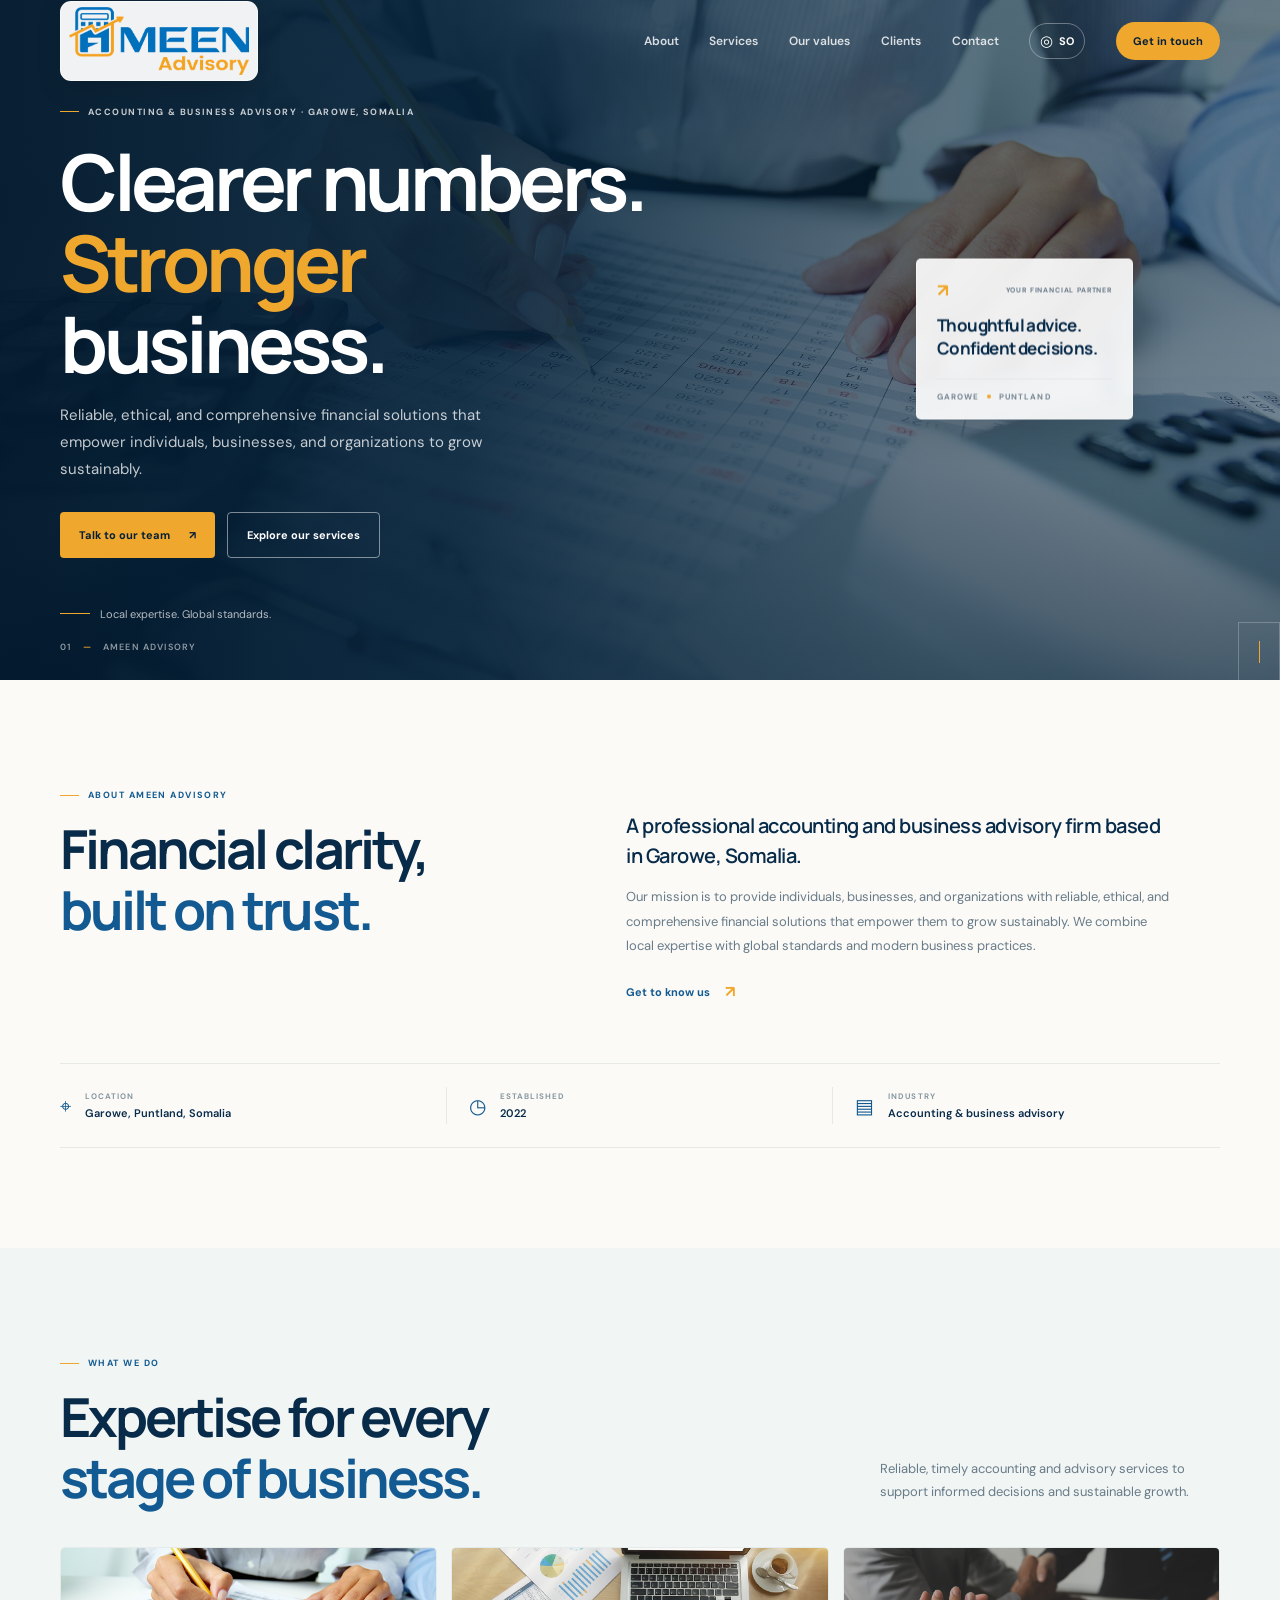
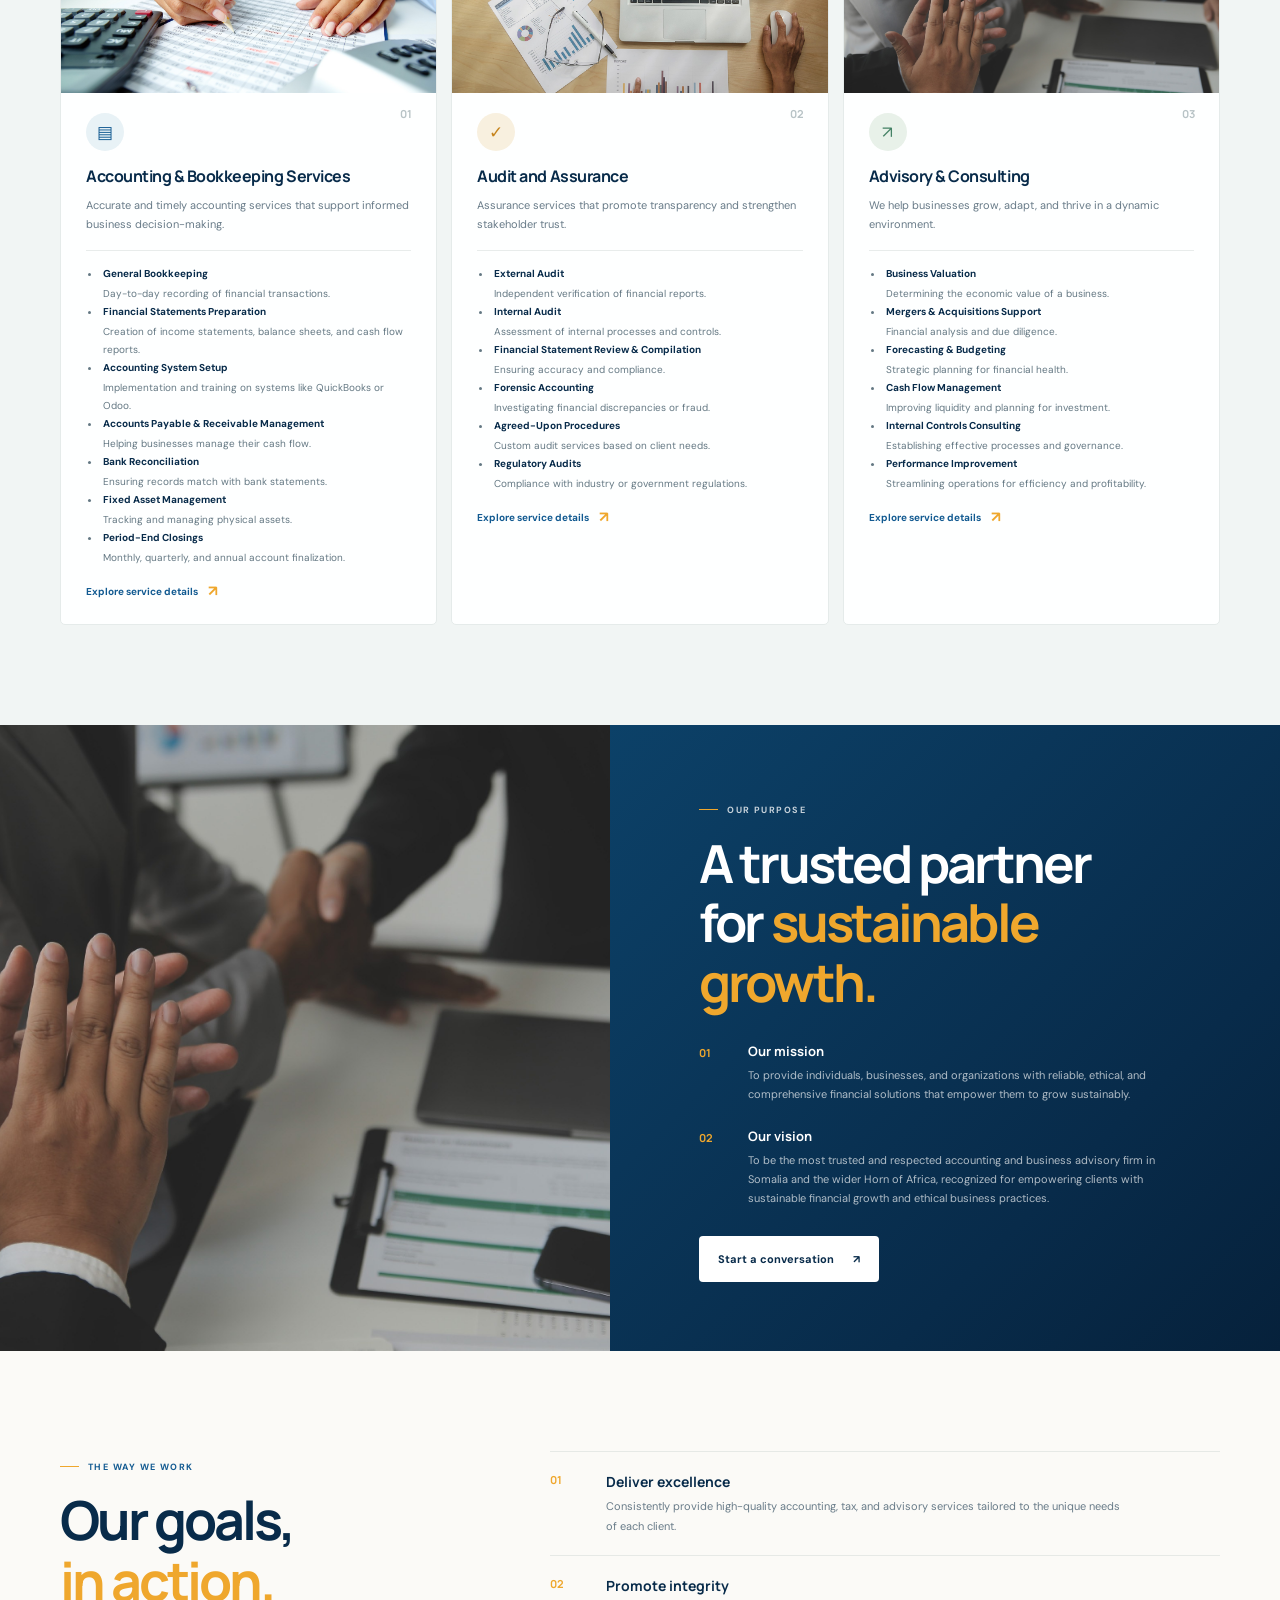
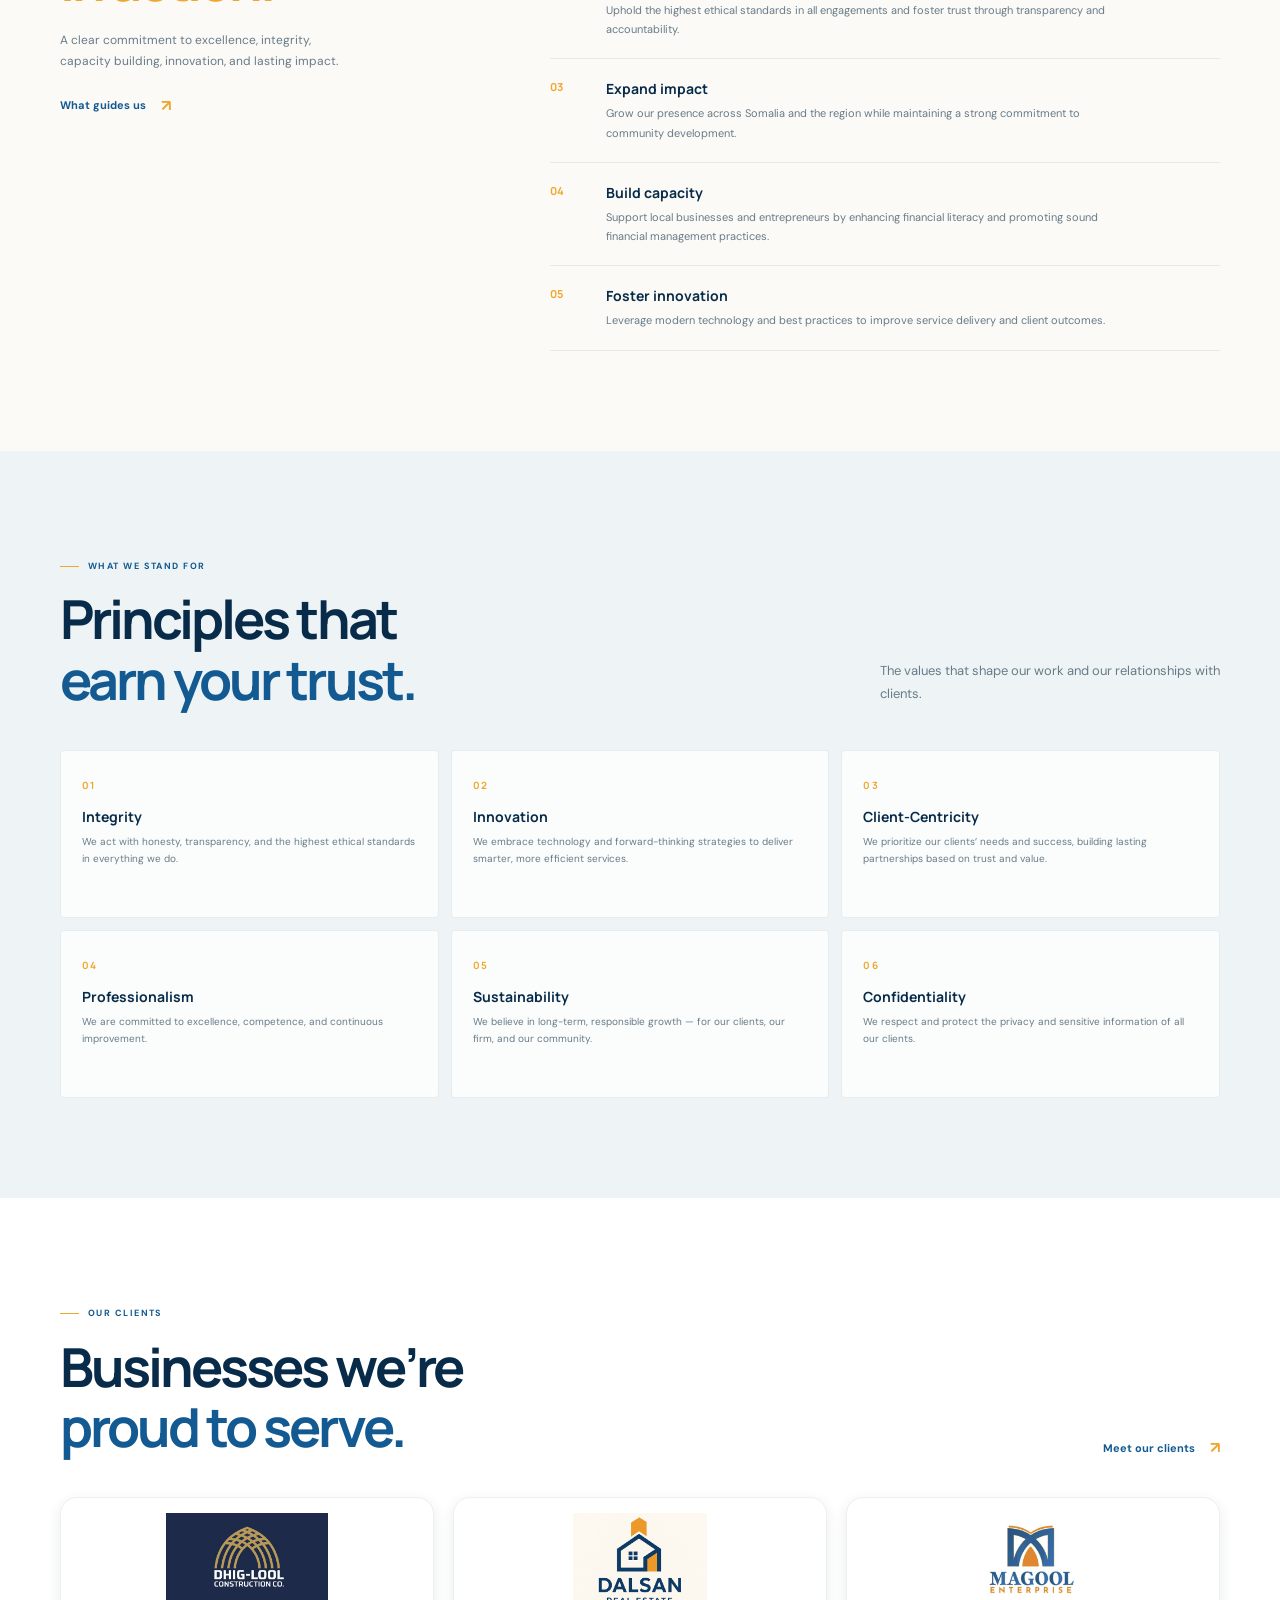
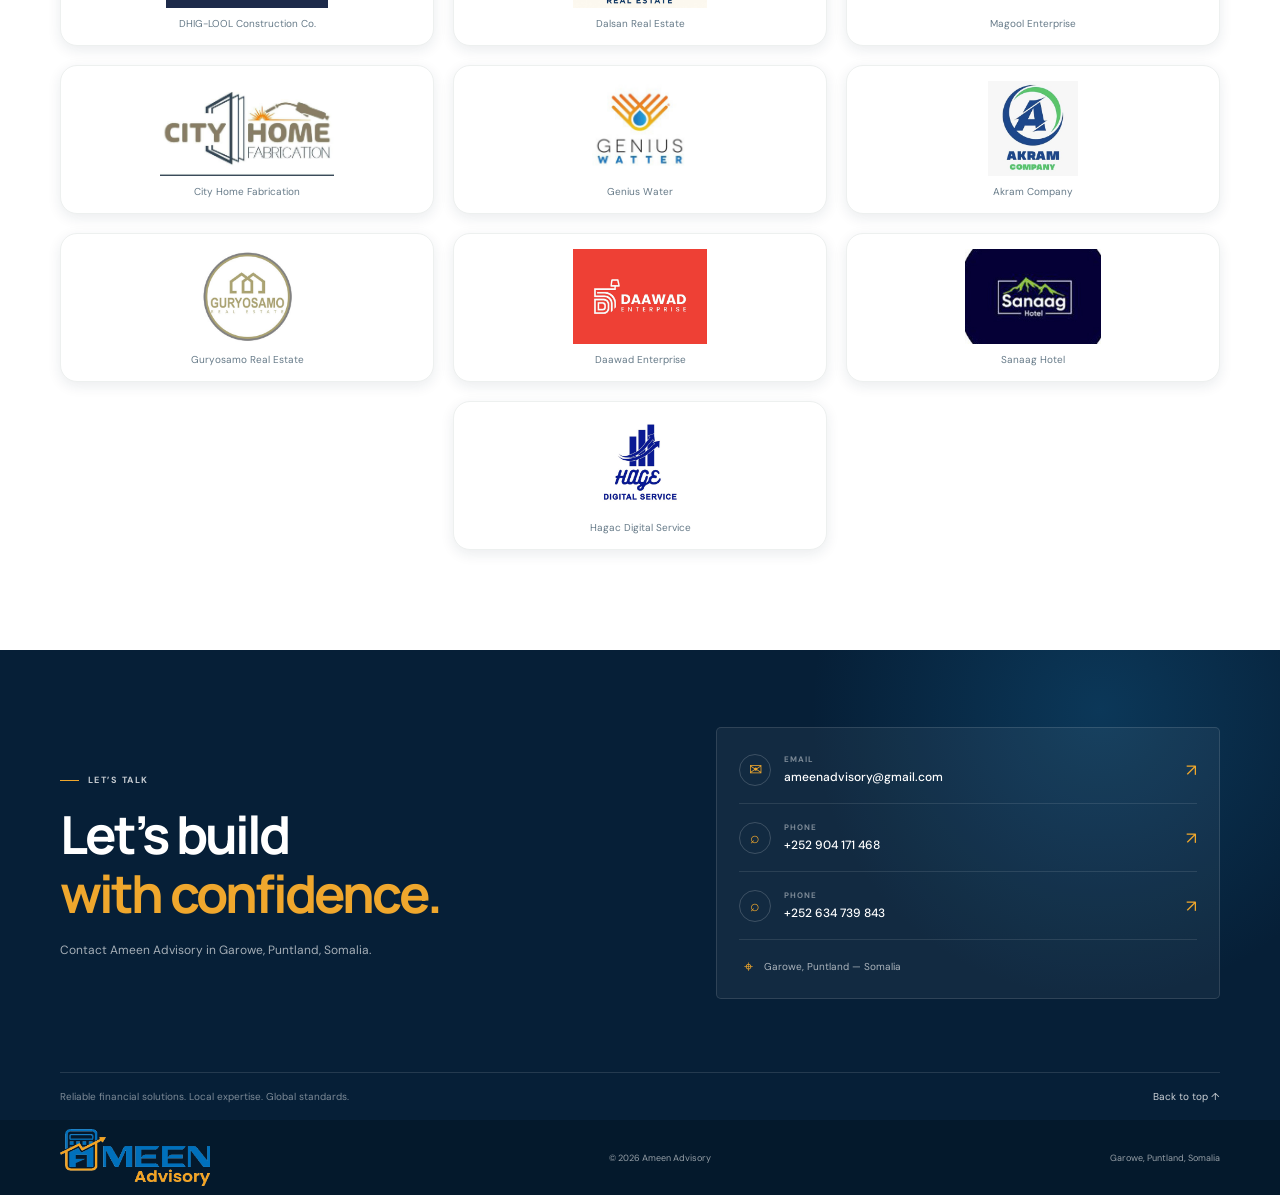
<file: index.html>
<!doctype html>
<html lang="en">
<head>
  <meta charset="utf-8">
  <meta name="viewport" content="width=device-width, initial-scale=1">
  <meta name="theme-color" content="#082b4a">
  <meta id="meta-description" name="description" content="Ameen Advisory provides accounting, audit, and business advisory services in Garowe, Puntland, Somalia.">
  <title>Ameen Advisory — Accounting &amp; Business Advisory</title>
  <link rel="preconnect" href="https://fonts.googleapis.com">
  <link rel="preconnect" href="https://fonts.gstatic.com" crossorigin>
  <link href="https://fonts.googleapis.com/css2?family=DM+Sans:wght@400;500;600;700&family=Manrope:wght@400;500;600;700;800&display=swap" rel="stylesheet">
  <link rel="stylesheet" href="styles.css">
  <script src="app.js" defer></script>
</head>
<body>
  <a class="skip-link" href="#main" data-i18n="skip">Skip to content</a>
  <header class="site-header" id="top">
    <div class="header-inner shell">
      <a class="brand" href="index.html" aria-label="Ameen Advisory home" data-i18n-aria="brandHome"><img src="assets/ameen-logo.png" alt="" width="180" height="57"></a>
      <button class="menu-toggle" type="button" aria-label="Open menu" aria-expanded="false" aria-controls="primary-nav"><span></span><span></span></button>
      <nav class="primary-nav" id="primary-nav" aria-label="Main navigation" data-i18n-aria="navAria">
        <a href="about.html" data-i18n="navAbout">About</a>
        <a href="services.html" data-i18n="navServices">Services</a>
        <a href="values.html" data-i18n="navValues">Our values</a>
        <a href="clients.html" data-i18n="navClients">Clients</a>
        <a href="contact.html" data-i18n="navContact">Contact</a>
        <button class="language-toggle" type="button" aria-label="Switch language to Somali"><span class="language-globe" aria-hidden="true">◎</span><span class="language-label">SO</span></button>
        <a class="nav-cta" href="contact.html" data-i18n="navCta">Get in touch <span aria-hidden="true">↗</span></a>
      </nav>
    </div>
  </header>

  <main id="main">
    <section class="hero" aria-labelledby="hero-title">
      <div class="hero-image" aria-hidden="true"></div>
      <div class="hero-shade" aria-hidden="true"></div>
      <div class="hero-content shell">
        <div class="hero-copy">
          <span class="eyebrow hero-eyebrow"><span></span><span data-i18n="heroEyebrow">ACCOUNTING &amp; BUSINESS ADVISORY · GAROWE, SOMALIA</span></span>
          <h1 id="hero-title" data-i18n="heroTitle">Clearer numbers.<br><em>Stronger</em> business.</h1>
          <p class="hero-description" data-i18n="heroDescription">Reliable, ethical, and comprehensive financial solutions to help individuals, businesses, and organizations grow sustainably.</p>
          <div class="hero-actions">
            <a class="button button-primary" href="#contact"><span data-i18n="heroCta">Talk to our team</span><span aria-hidden="true">↗</span></a>
            <a class="button button-outline" href="#services" data-i18n="heroSecondary">Explore our services</a>
          </div>
          <div class="hero-note"><span class="note-line"></span><span data-i18n="heroNote">Local expertise. Global standards.</span></div>
        </div>
        <div class="hero-card" aria-label="Company profile" data-i18n-aria="profileAria">
          <div class="hero-card-top"><span class="mini-icon" aria-hidden="true">↗</span><span data-i18n="cardLabel">YOUR FINANCIAL PARTNER</span></div>
          <strong data-i18n="cardTitle">Thoughtful advice.<br>Confident decisions.</strong>
          <div class="hero-card-bottom"><span>GAROWE</span><span class="card-dot"></span><span>PUNTLAND</span></div>
        </div>
        <div class="hero-index" aria-hidden="true">01 <span>—</span> AMEEN ADVISORY</div>
      </div>
      <a class="scroll-cue" href="#about" aria-label="Scroll to About" data-i18n-aria="scrollAria"><span></span></a>
    </section>

    <section class="intro-section section-pad" id="about">
      <div class="shell intro-grid">
        <div class="section-heading">
          <span class="eyebrow"><span></span><span data-i18n="aboutEyebrow">ABOUT AMEEN ADVISORY</span></span>
          <h2 data-i18n="aboutTitle">Financial clarity,<br><em>built on trust.</em></h2>
        </div>
        <div class="intro-copy">
          <p class="intro-lead" data-i18n="aboutLead">A professional accounting and business advisory firm based in Garowe, Somalia.</p>
          <p class="body-copy" data-i18n="aboutBody">Our mission is to provide individuals, businesses, and organizations with reliable, ethical, and comprehensive financial solutions that empower them to grow sustainably. We combine local expertise with global standards and modern business practices.</p>
          <a class="text-link" href="#vision"><span data-i18n="aboutLink">Get to know us</span><span aria-hidden="true">↗</span></a>
        </div>
      </div>
      <div class="shell info-strip" aria-label="Company details" data-i18n-aria="detailsAria">
        <div class="info-item"><span class="info-icon" aria-hidden="true">⌖</span><div><small data-i18n="detailLocation">LOCATION</small><strong data-i18n="locationValue">Garowe, Puntland, Somalia</strong></div></div>
        <div class="info-item"><span class="info-icon" aria-hidden="true">◷</span><div><small data-i18n="detailEstablished">ESTABLISHED</small><strong>2022</strong></div></div>
        <div class="info-item"><span class="info-icon" aria-hidden="true">▤</span><div><small data-i18n="detailIndustry">INDUSTRY</small><strong data-i18n="industryValue">Accounting &amp; business advisory</strong></div></div>
      </div>
    </section>

    <section class="services-section section-pad" id="services">
      <div class="shell">
        <div class="section-topline">
          <div class="section-heading">
            <span class="eyebrow"><span></span><span data-i18n="servicesEyebrow">WHAT WE DO</span></span>
            <h2 data-i18n="servicesTitle">Expertise for every<br><em>stage of business.</em></h2>
          </div>
          <p class="section-aside" data-i18n="servicesIntro">Practical financial and advisory services designed around the needs of your business.</p>
        </div>
        <div class="services-grid" id="services-grid"></div>
      </div>
    </section>

    <section class="purpose-section" id="vision">
      <div class="purpose-photo" role="img" aria-label="Sunlight across a modern workspace" data-i18n-aria="purposeImageAria"></div>
      <div class="purpose-panel">
        <div class="purpose-inner">
          <span class="eyebrow eyebrow-light"><span></span><span data-i18n="purposeEyebrow">OUR PURPOSE</span></span>
          <h2 data-i18n="visionTitle">A trusted partner<br>for <em>sustainable growth.</em></h2>
          <div class="purpose-statements">
            <article class="purpose-statement"><span class="statement-index">01</span><div><h3 data-i18n="missionLabel">Our mission</h3><p data-i18n="missionText">To provide reliable, ethical, and comprehensive financial solutions that empower our clients to grow sustainably.</p></div></article>
            <article class="purpose-statement"><span class="statement-index">02</span><div><h3 data-i18n="visionLabel">Our vision</h3><p data-i18n="visionText">To be the most trusted and respected accounting and business advisory firm in Somalia and the wider Horn of Africa.</p></div></article>
          </div>
          <a class="button button-light" href="#contact"><span data-i18n="purposeCta">Start a conversation</span><span aria-hidden="true">↗</span></a>
        </div>
      </div>
    </section>

    <section class="goals-section section-pad">
      <div class="shell goals-layout">
        <div class="goals-heading">
          <span class="eyebrow"><span></span><span data-i18n="goalsEyebrow">THE WAY WE WORK</span></span>
          <h2 data-i18n="goalsTitle">Our goals,<br><em>in action.</em></h2>
          <p data-i18n="goalsIntro">A clear commitment to excellent service, ethical practice, and lasting impact.</p>
          <a class="text-link" href="#values"><span data-i18n="goalsLink">What guides us</span><span aria-hidden="true">↗</span></a>
        </div>
        <div class="goals-list" id="goals-list"></div>
      </div>
    </section>

    <section class="values-section section-pad" id="values">
      <div class="shell">
        <div class="values-header">
          <div class="section-heading">
            <span class="eyebrow"><span></span><span data-i18n="valuesEyebrow">WHAT WE STAND FOR</span></span>
            <h2 data-i18n="valuesTitle">Principles that<br><em>earn your trust.</em></h2>
          </div>
          <p class="section-aside" data-i18n="valuesIntro">The values that shape how we serve our clients and community.</p>
        </div>
        <div class="values-grid" id="values-grid"></div>
      </div>
    </section>

    <section class="clients-section section-pad" id="clients">
      <div class="shell">
        <div class="section-topline">
          <div class="section-heading">
            <span class="eyebrow"><span></span><span data-i18n="clientsEyebrow">OUR CLIENTS</span></span>
            <h2 data-i18n="clientsTitle">Businesses we’re<br><em>proud to serve.</em></h2>
          </div>
          <a class="text-link" href="clients.html"><span data-i18n="clientsLink">Meet our clients</span><span aria-hidden="true">↗</span></a>
        </div>
        <div class="client-logo-grid" id="client-logo-grid"></div>
      </div>
    </section>

    <section class="contact-section" id="contact">
      <div class="contact-glow" aria-hidden="true"></div>
      <div class="shell contact-layout">
        <div>
          <span class="eyebrow eyebrow-light"><span></span><span data-i18n="contactEyebrow">LET’S TALK</span></span>
          <h2 data-i18n="contactTitle">Let’s build<br><em>with confidence.</em></h2>
          <p data-i18n="contactIntro">Get in touch with Ameen Advisory in Garowe, Puntland, Somalia.</p>
        </div>
        <div class="contact-card">
          <a class="contact-row" href="mailto:ameenadvisory@gmail.com"><span class="contact-icon" aria-hidden="true">✉</span><span><small data-i18n="emailLabel">EMAIL</small><strong>ameenadvisory@gmail.com</strong></span><span class="contact-arrow" aria-hidden="true">↗</span></a>
          <a class="contact-row" href="tel:+252904171468"><span class="contact-icon" aria-hidden="true">⌕</span><span><small data-i18n="phoneLabel">PHONE</small><strong>+252 904 171 468</strong></span><span class="contact-arrow" aria-hidden="true">↗</span></a>
          <a class="contact-row" href="tel:+252634739843"><span class="contact-icon" aria-hidden="true">⌕</span><span><small data-i18n="phoneLabel">PHONE</small><strong>+252 634 739 843</strong></span><span class="contact-arrow" aria-hidden="true">↗</span></a>
          <div class="contact-location"><span class="location-pin" aria-hidden="true">⌖</span><span data-i18n="contactLocation">Garowe, Puntland — Somalia</span></div>
        </div>
      </div>
      <div class="shell contact-footer"><span data-i18n="footerNote">Reliable financial solutions. Local expertise. Global standards.</span><a href="#top" data-i18n="backToTop">Back to top ↑</a></div>
    </section>
  </main>

  <footer class="site-footer"><div class="shell footer-inner"><a class="brand brand-footer" href="index.html" aria-label="Ameen Advisory home" data-i18n-aria="brandHome"><img src="assets/ameen-logo.png" alt="" width="150" height="47"></a><p>© <span id="current-year">2026</span> Ameen Advisory</p><span data-i18n="footerLocation">Garowe, Puntland, Somalia</span></div></footer>
</body>
</html>
</file>
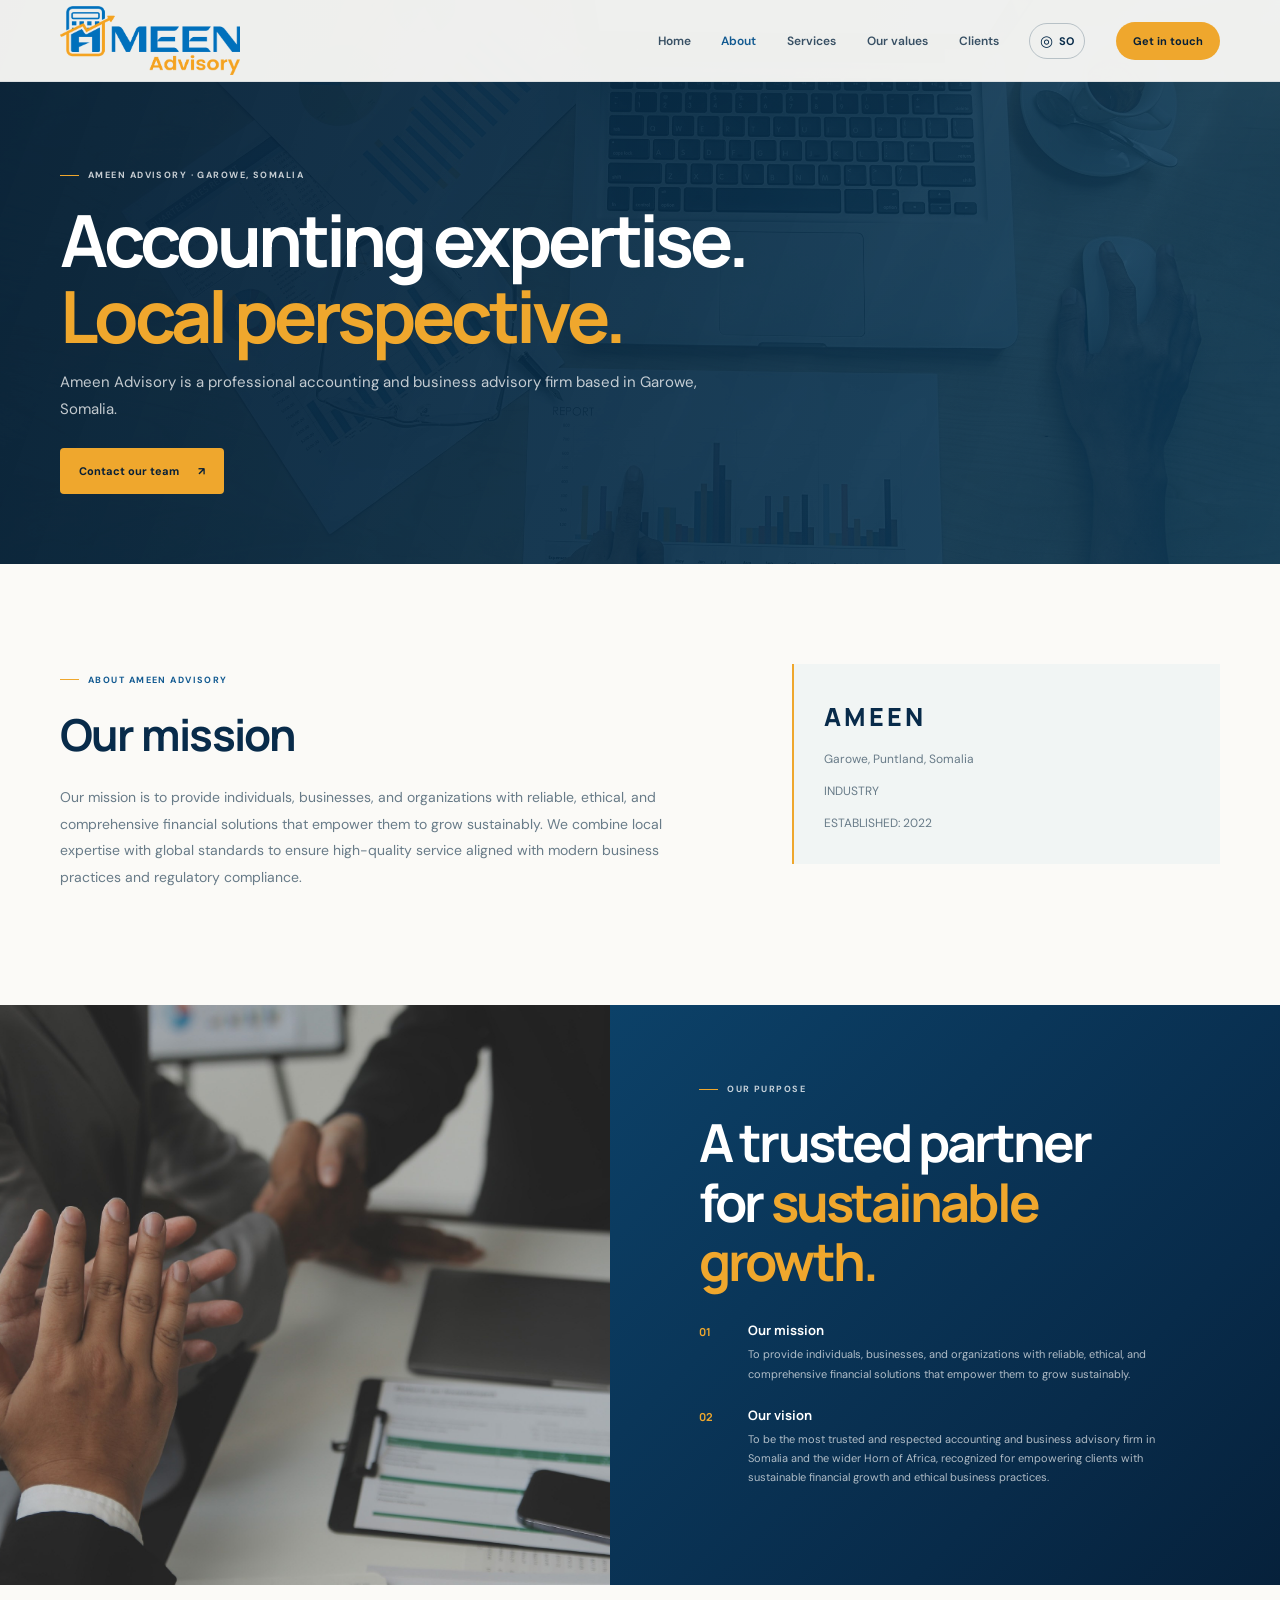
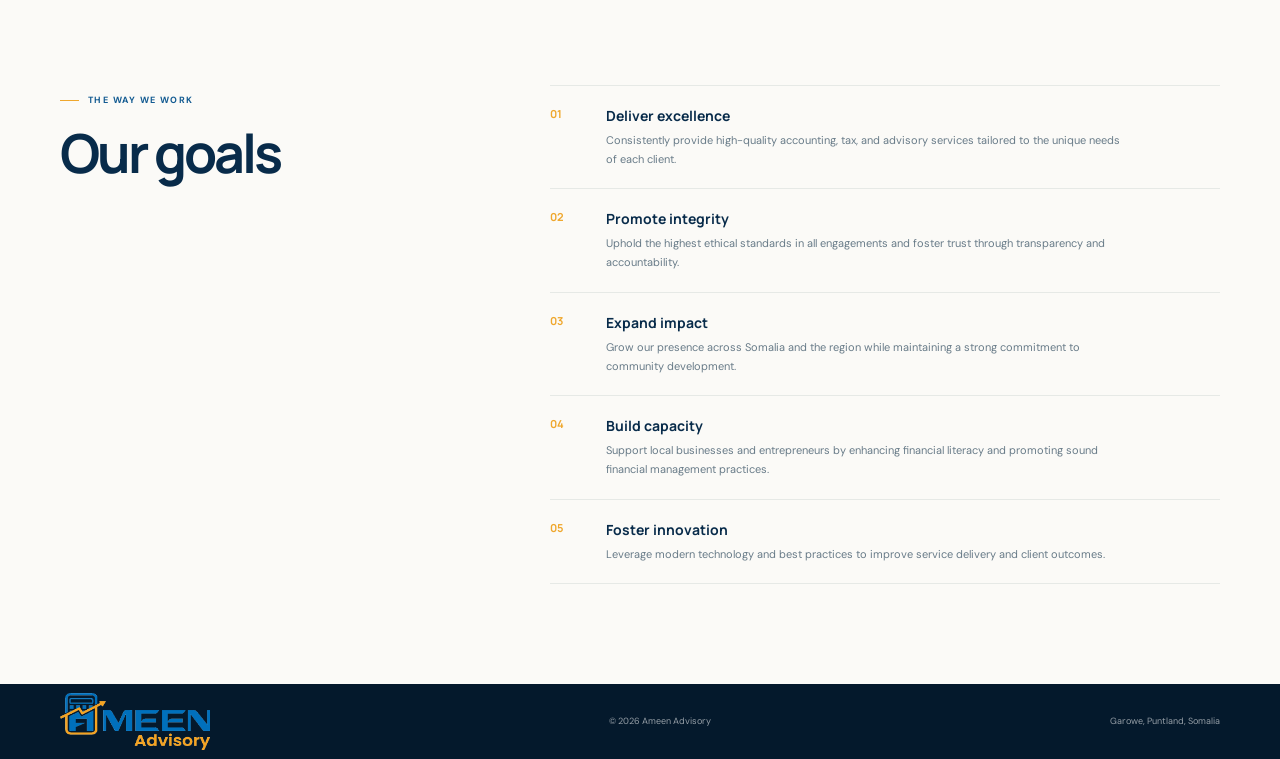
<file: about.html>
<!doctype html>
<html lang="en">
<head>
  <meta charset="utf-8"><meta name="viewport" content="width=device-width, initial-scale=1"><meta name="theme-color" content="#082b4a">
  <meta id="meta-description" name="description" content="Learn about Ameen Advisory, an accounting and business advisory firm in Garowe, Somalia.">
  <title>About Ameen Advisory</title>
  <link rel="preconnect" href="https://fonts.googleapis.com"><link rel="preconnect" href="https://fonts.gstatic.com" crossorigin>
  <link href="https://fonts.googleapis.com/css2?family=DM+Sans:wght@400;500;600;700&family=Manrope:wght@400;500;600;700;800&display=swap" rel="stylesheet"><link rel="stylesheet" href="styles.css"><script src="app.js" defer></script>
</head>
<body data-page="about">
  <a class="skip-link" href="#main" data-i18n="skip">Skip to content</a>
  <header class="site-header detail-header" id="top"><div class="header-inner shell">
    <a class="brand" href="index.html" aria-label="Ameen Advisory home" data-i18n-aria="brandHome"><img src="assets/ameen-logo.png" alt="" width="180" height="57"></a>
    <button class="menu-toggle" type="button" aria-label="Open menu" aria-expanded="false" aria-controls="primary-nav"><span></span><span></span></button>
    <nav class="primary-nav" id="primary-nav" aria-label="Main navigation" data-i18n-aria="navAria">
      <a href="index.html" data-i18n="navHome">Home</a><a href="about.html" data-i18n="navAbout">About</a><a href="services.html" data-i18n="navServices">Services</a><a href="values.html" data-i18n="navValues">Our values</a><a href="clients.html" data-i18n="navClients">Clients</a><button class="language-toggle" type="button" aria-label="Switch language to Somali"><span class="language-globe" aria-hidden="true">◎</span><span class="language-label">SO</span></button><a class="nav-cta" href="contact.html" data-i18n="navCta">Get in touch <span aria-hidden="true">↗</span></a>
    </nav>
  </div></header>
  <main id="main" data-page-content></main>
  <footer class="site-footer"><div class="shell footer-inner"><a class="brand brand-footer" href="index.html" aria-label="Ameen Advisory home" data-i18n-aria="brandHome"><img src="assets/ameen-logo.png" alt="" width="150" height="47"></a><p>© <span class="current-year">2026</span> Ameen Advisory</p><span data-i18n="footerLocation">Garowe, Puntland, Somalia</span></div></footer>
</body>
</html>
</file>
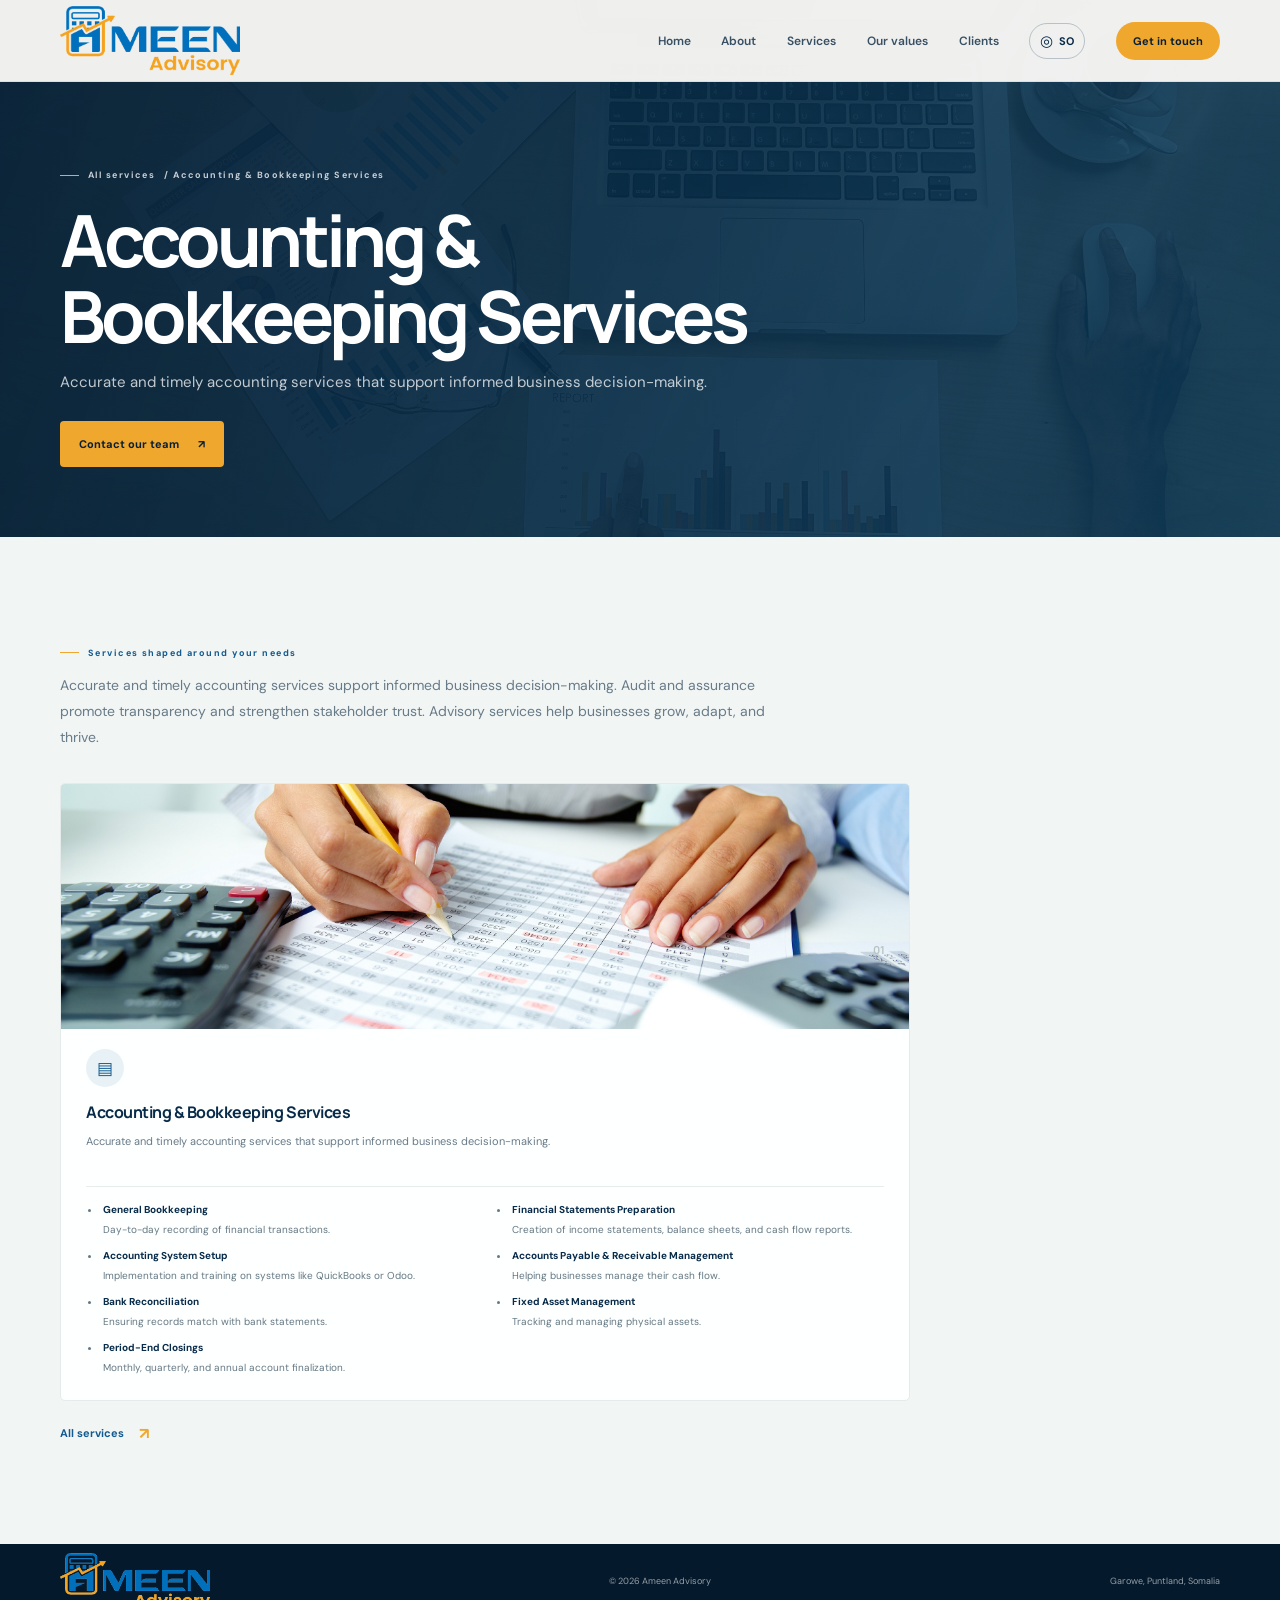
<file: accounting.html>
<!doctype html>
<html lang="en"><head><meta charset="utf-8"><meta name="viewport" content="width=device-width, initial-scale=1"><meta name="theme-color" content="#082b4a"><meta id="meta-description" name="description" content="Accounting and bookkeeping services from Ameen Advisory in Garowe, Somalia."><title>Accounting &amp; Bookkeeping — Ameen Advisory</title><link rel="preconnect" href="https://fonts.googleapis.com"><link rel="preconnect" href="https://fonts.gstatic.com" crossorigin><link href="https://fonts.googleapis.com/css2?family=DM+Sans:wght@400;500;600;700&family=Manrope:wght@400;500;600;700;800&display=swap" rel="stylesheet"><link rel="stylesheet" href="styles.css"><script src="app.js" defer></script></head>
<body data-page="accounting"><a class="skip-link" href="#main" data-i18n="skip">Skip to content</a><header class="site-header detail-header" id="top"><div class="header-inner shell"><a class="brand" href="index.html" aria-label="Ameen Advisory home" data-i18n-aria="brandHome"><img src="assets/ameen-logo.png" alt="" width="180" height="57"></a><button class="menu-toggle" type="button" aria-label="Open menu" aria-expanded="false" aria-controls="primary-nav"><span></span><span></span></button><nav class="primary-nav" id="primary-nav" aria-label="Main navigation" data-i18n-aria="navAria"><a href="index.html" data-i18n="navHome">Home</a><a href="about.html" data-i18n="navAbout">About</a><a href="services.html" data-i18n="navServices">Services</a><a href="values.html" data-i18n="navValues">Our values</a><a href="clients.html" data-i18n="navClients">Clients</a><button class="language-toggle" type="button" aria-label="Switch language to Somali"><span class="language-globe" aria-hidden="true">◎</span><span class="language-label">SO</span></button><a class="nav-cta" href="contact.html" data-i18n="navCta">Get in touch <span aria-hidden="true">↗</span></a></nav></div></header><main id="main" data-page-content></main><footer class="site-footer"><div class="shell footer-inner"><a class="brand brand-footer" href="index.html" aria-label="Ameen Advisory home" data-i18n-aria="brandHome"><img src="assets/ameen-logo.png" alt="" width="150" height="47"></a><p>© <span class="current-year">2026</span> Ameen Advisory</p><span data-i18n="footerLocation">Garowe, Puntland, Somalia</span></div></footer></body></html>
</file>
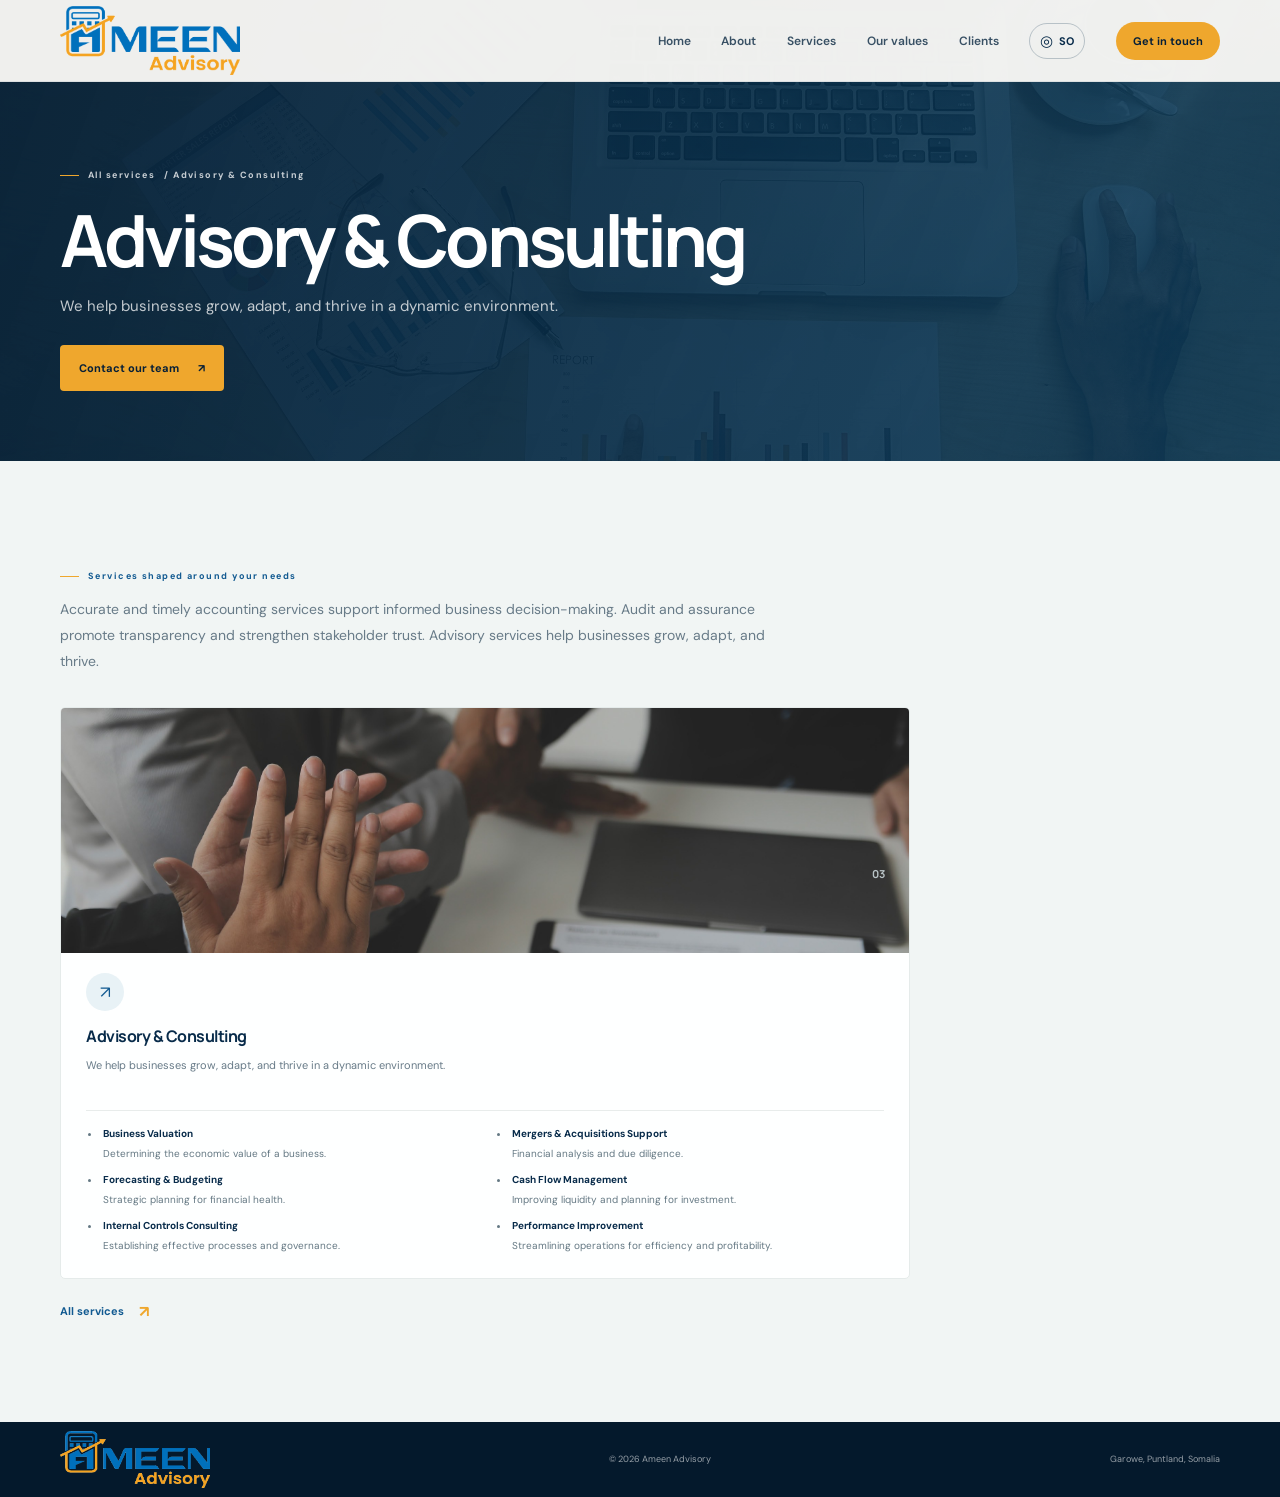
<file: advisory.html>
<!doctype html>
<html lang="en"><head><meta charset="utf-8"><meta name="viewport" content="width=device-width, initial-scale=1"><meta name="theme-color" content="#082b4a"><meta id="meta-description" name="description" content="Business advisory and consulting services from Ameen Advisory in Garowe, Somalia."><title>Business Advisory — Ameen Advisory</title><link rel="preconnect" href="https://fonts.googleapis.com"><link rel="preconnect" href="https://fonts.gstatic.com" crossorigin><link href="https://fonts.googleapis.com/css2?family=DM+Sans:wght@400;500;600;700&family=Manrope:wght@400;500;600;700;800&display=swap" rel="stylesheet"><link rel="stylesheet" href="styles.css"><script src="app.js" defer></script></head>
<body data-page="advisory"><a class="skip-link" href="#main" data-i18n="skip">Skip to content</a><header class="site-header detail-header" id="top"><div class="header-inner shell"><a class="brand" href="index.html" aria-label="Ameen Advisory home" data-i18n-aria="brandHome"><img src="assets/ameen-logo.png" alt="" width="180" height="57"></a><button class="menu-toggle" type="button" aria-label="Open menu" aria-expanded="false" aria-controls="primary-nav"><span></span><span></span></button><nav class="primary-nav" id="primary-nav" aria-label="Main navigation" data-i18n-aria="navAria"><a href="index.html" data-i18n="navHome">Home</a><a href="about.html" data-i18n="navAbout">About</a><a href="services.html" data-i18n="navServices">Services</a><a href="values.html" data-i18n="navValues">Our values</a><a href="clients.html" data-i18n="navClients">Clients</a><button class="language-toggle" type="button" aria-label="Switch language to Somali"><span class="language-globe" aria-hidden="true">◎</span><span class="language-label">SO</span></button><a class="nav-cta" href="contact.html" data-i18n="navCta">Get in touch <span aria-hidden="true">↗</span></a></nav></div></header><main id="main" data-page-content></main><footer class="site-footer"><div class="shell footer-inner"><a class="brand brand-footer" href="index.html" aria-label="Ameen Advisory home" data-i18n-aria="brandHome"><img src="assets/ameen-logo.png" alt="" width="150" height="47"></a><p>© <span class="current-year">2026</span> Ameen Advisory</p><span data-i18n="footerLocation">Garowe, Puntland, Somalia</span></div></footer></body></html>
</file>
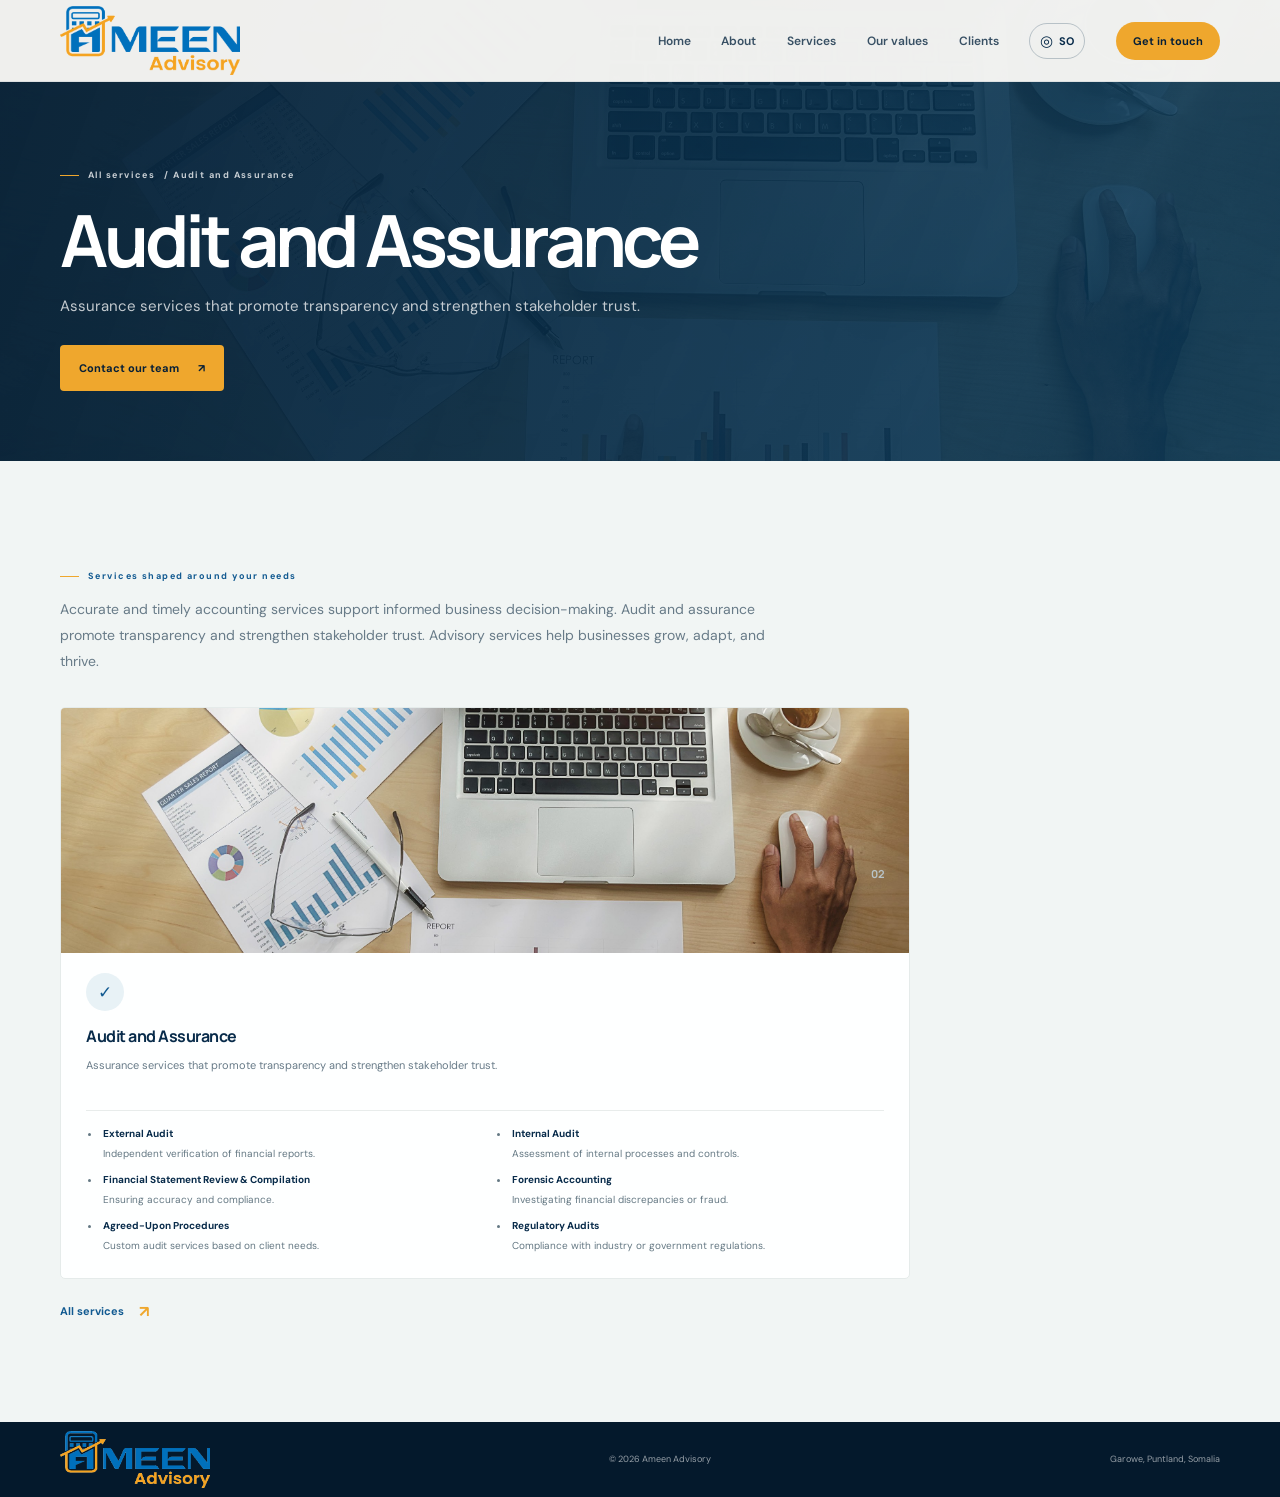
<file: audit.html>
<!doctype html>
<html lang="en"><head><meta charset="utf-8"><meta name="viewport" content="width=device-width, initial-scale=1"><meta name="theme-color" content="#082b4a"><meta id="meta-description" name="description" content="Audit and assurance services from Ameen Advisory in Garowe, Somalia."><title>Audit &amp; Assurance — Ameen Advisory</title><link rel="preconnect" href="https://fonts.googleapis.com"><link rel="preconnect" href="https://fonts.gstatic.com" crossorigin><link href="https://fonts.googleapis.com/css2?family=DM+Sans:wght@400;500;600;700&family=Manrope:wght@400;500;600;700;800&display=swap" rel="stylesheet"><link rel="stylesheet" href="styles.css"><script src="app.js" defer></script></head>
<body data-page="audit"><a class="skip-link" href="#main" data-i18n="skip">Skip to content</a><header class="site-header detail-header" id="top"><div class="header-inner shell"><a class="brand" href="index.html" aria-label="Ameen Advisory home" data-i18n-aria="brandHome"><img src="assets/ameen-logo.png" alt="" width="180" height="57"></a><button class="menu-toggle" type="button" aria-label="Open menu" aria-expanded="false" aria-controls="primary-nav"><span></span><span></span></button><nav class="primary-nav" id="primary-nav" aria-label="Main navigation" data-i18n-aria="navAria"><a href="index.html" data-i18n="navHome">Home</a><a href="about.html" data-i18n="navAbout">About</a><a href="services.html" data-i18n="navServices">Services</a><a href="values.html" data-i18n="navValues">Our values</a><a href="clients.html" data-i18n="navClients">Clients</a><button class="language-toggle" type="button" aria-label="Switch language to Somali"><span class="language-globe" aria-hidden="true">◎</span><span class="language-label">SO</span></button><a class="nav-cta" href="contact.html" data-i18n="navCta">Get in touch <span aria-hidden="true">↗</span></a></nav></div></header><main id="main" data-page-content></main><footer class="site-footer"><div class="shell footer-inner"><a class="brand brand-footer" href="index.html" aria-label="Ameen Advisory home" data-i18n-aria="brandHome"><img src="assets/ameen-logo.png" alt="" width="150" height="47"></a><p>© <span class="current-year">2026</span> Ameen Advisory</p><span data-i18n="footerLocation">Garowe, Puntland, Somalia</span></div></footer></body></html>
</file>
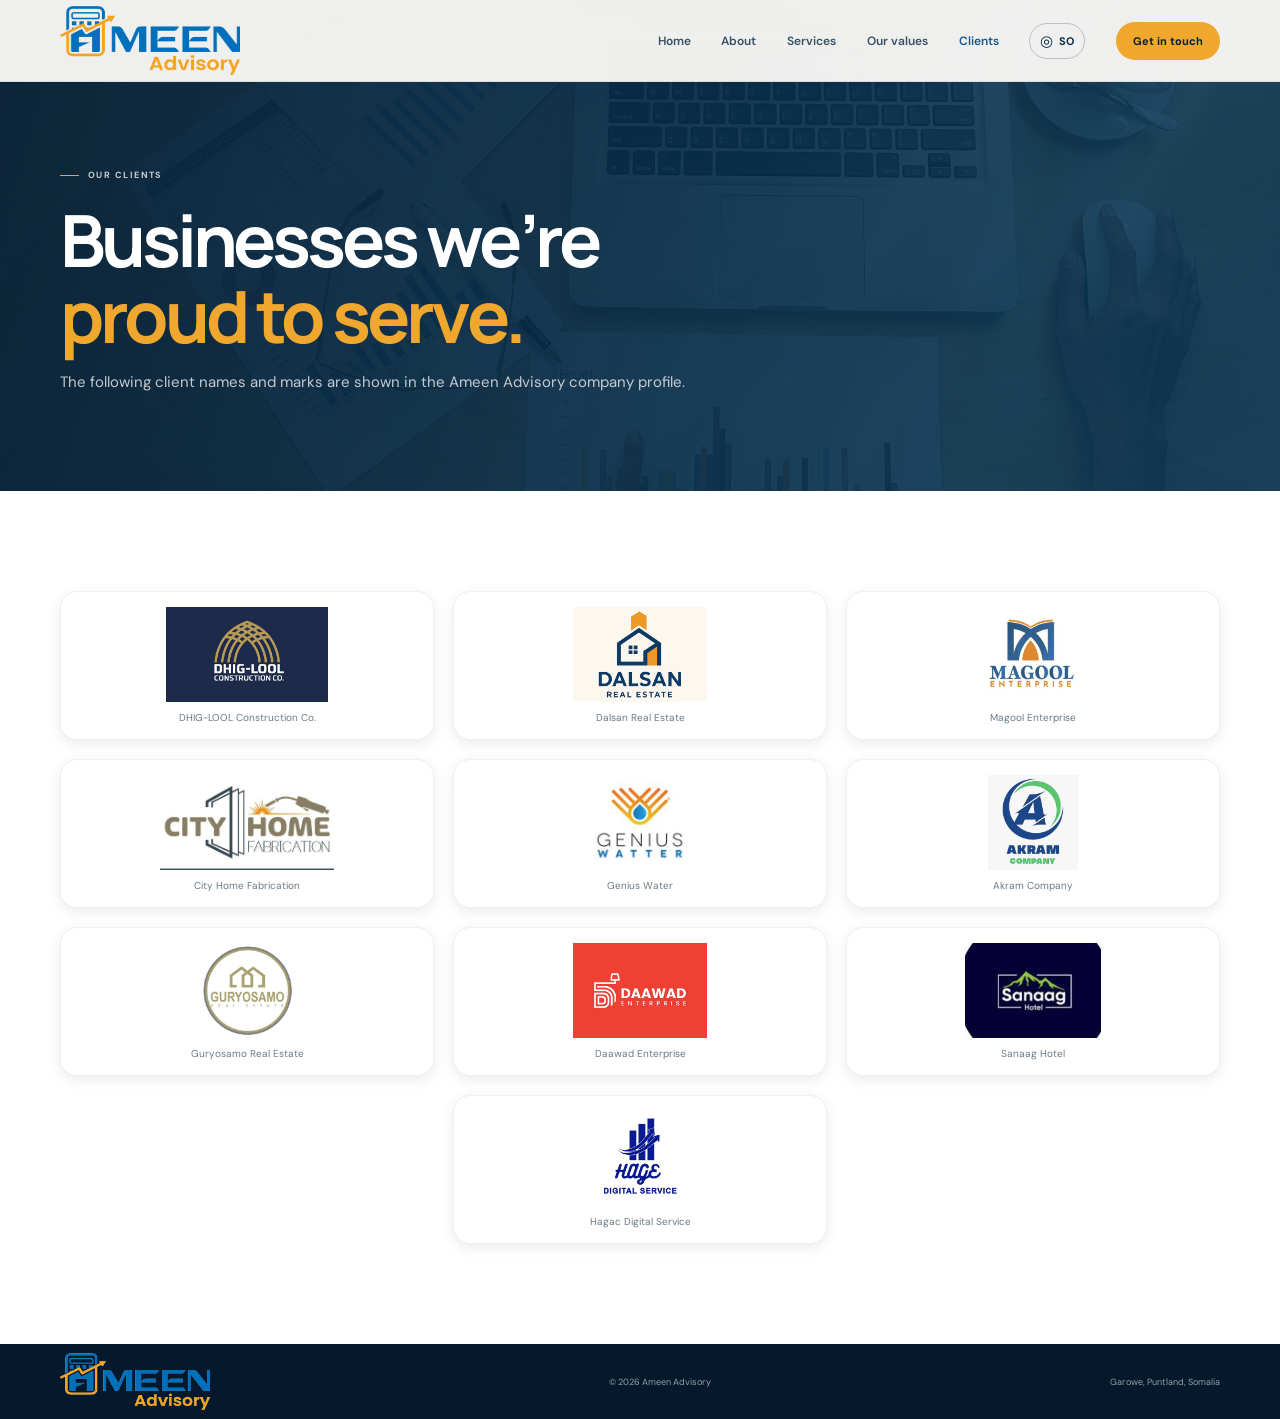
<file: clients.html>
<!doctype html>
<html lang="en"><head><meta charset="utf-8"><meta name="viewport" content="width=device-width, initial-scale=1"><meta name="theme-color" content="#082b4a"><meta id="meta-description" name="description" content="Explore companies and organizations featured in Ameen Advisory's company profile."><title>Ameen Advisory Clients</title><link rel="preconnect" href="https://fonts.googleapis.com"><link rel="preconnect" href="https://fonts.gstatic.com" crossorigin><link href="https://fonts.googleapis.com/css2?family=DM+Sans:wght@400;500;600;700&family=Manrope:wght@400;500;600;700;800&display=swap" rel="stylesheet"><link rel="stylesheet" href="styles.css"><script src="app.js" defer></script></head>
<body data-page="clients"><a class="skip-link" href="#main" data-i18n="skip">Skip to content</a><header class="site-header detail-header" id="top"><div class="header-inner shell"><a class="brand" href="index.html" aria-label="Ameen Advisory home" data-i18n-aria="brandHome"><img src="assets/ameen-logo.png" alt="" width="180" height="57"></a><button class="menu-toggle" type="button" aria-label="Open menu" aria-expanded="false" aria-controls="primary-nav"><span></span><span></span></button><nav class="primary-nav" id="primary-nav" aria-label="Main navigation" data-i18n-aria="navAria"><a href="index.html" data-i18n="navHome">Home</a><a href="about.html" data-i18n="navAbout">About</a><a href="services.html" data-i18n="navServices">Services</a><a href="values.html" data-i18n="navValues">Our values</a><a href="clients.html" data-i18n="navClients">Clients</a><button class="language-toggle" type="button" aria-label="Switch language to Somali"><span class="language-globe" aria-hidden="true">◎</span><span class="language-label">SO</span></button><a class="nav-cta" href="contact.html" data-i18n="navCta">Get in touch <span aria-hidden="true">↗</span></a></nav></div></header><main id="main" data-page-content></main><footer class="site-footer"><div class="shell footer-inner"><a class="brand brand-footer" href="index.html" aria-label="Ameen Advisory home" data-i18n-aria="brandHome"><img src="assets/ameen-logo.png" alt="" width="150" height="47"></a><p>© <span class="current-year">2026</span> Ameen Advisory</p><span data-i18n="footerLocation">Garowe, Puntland, Somalia</span></div></footer></body></html>
</file>
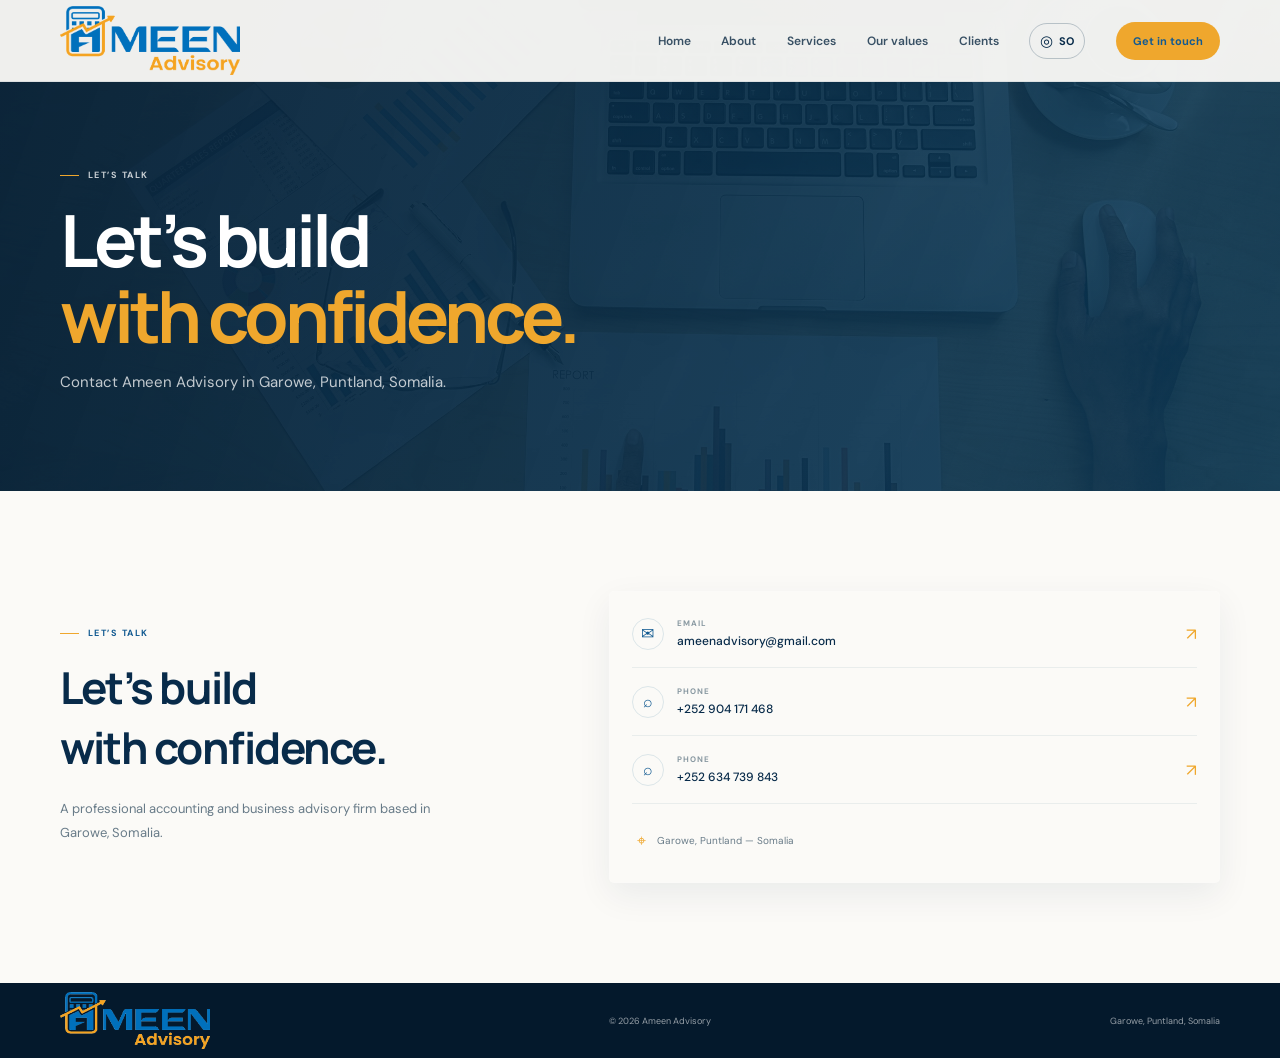
<file: contact.html>
<!doctype html>
<html lang="en"><head><meta charset="utf-8"><meta name="viewport" content="width=device-width, initial-scale=1"><meta name="theme-color" content="#082b4a"><meta id="meta-description" name="description" content="Contact Ameen Advisory in Garowe, Puntland, Somalia, by email or phone."><title>Contact Ameen Advisory</title><link rel="preconnect" href="https://fonts.googleapis.com"><link rel="preconnect" href="https://fonts.gstatic.com" crossorigin><link href="https://fonts.googleapis.com/css2?family=DM+Sans:wght@400;500;600;700&family=Manrope:wght@400;500;600;700;800&display=swap" rel="stylesheet"><link rel="stylesheet" href="styles.css"><script src="app.js" defer></script></head>
<body data-page="contact"><a class="skip-link" href="#main" data-i18n="skip">Skip to content</a><header class="site-header detail-header" id="top"><div class="header-inner shell"><a class="brand" href="index.html" aria-label="Ameen Advisory home" data-i18n-aria="brandHome"><img src="assets/ameen-logo.png" alt="" width="180" height="57"></a><button class="menu-toggle" type="button" aria-label="Open menu" aria-expanded="false" aria-controls="primary-nav"><span></span><span></span></button><nav class="primary-nav" id="primary-nav" aria-label="Main navigation" data-i18n-aria="navAria"><a href="index.html" data-i18n="navHome">Home</a><a href="about.html" data-i18n="navAbout">About</a><a href="services.html" data-i18n="navServices">Services</a><a href="values.html" data-i18n="navValues">Our values</a><a href="clients.html" data-i18n="navClients">Clients</a><button class="language-toggle" type="button" aria-label="Switch language to Somali"><span class="language-globe" aria-hidden="true">◎</span><span class="language-label">SO</span></button><a class="nav-cta" href="contact.html" data-i18n="navCta">Get in touch <span aria-hidden="true">↗</span></a></nav></div></header><main id="main" data-page-content></main><footer class="site-footer"><div class="shell footer-inner"><a class="brand brand-footer" href="index.html" aria-label="Ameen Advisory home" data-i18n-aria="brandHome"><img src="assets/ameen-logo.png" alt="" width="150" height="47"></a><p>© <span class="current-year">2026</span> Ameen Advisory</p><span data-i18n="footerLocation">Garowe, Puntland, Somalia</span></div></footer></body></html>
</file>
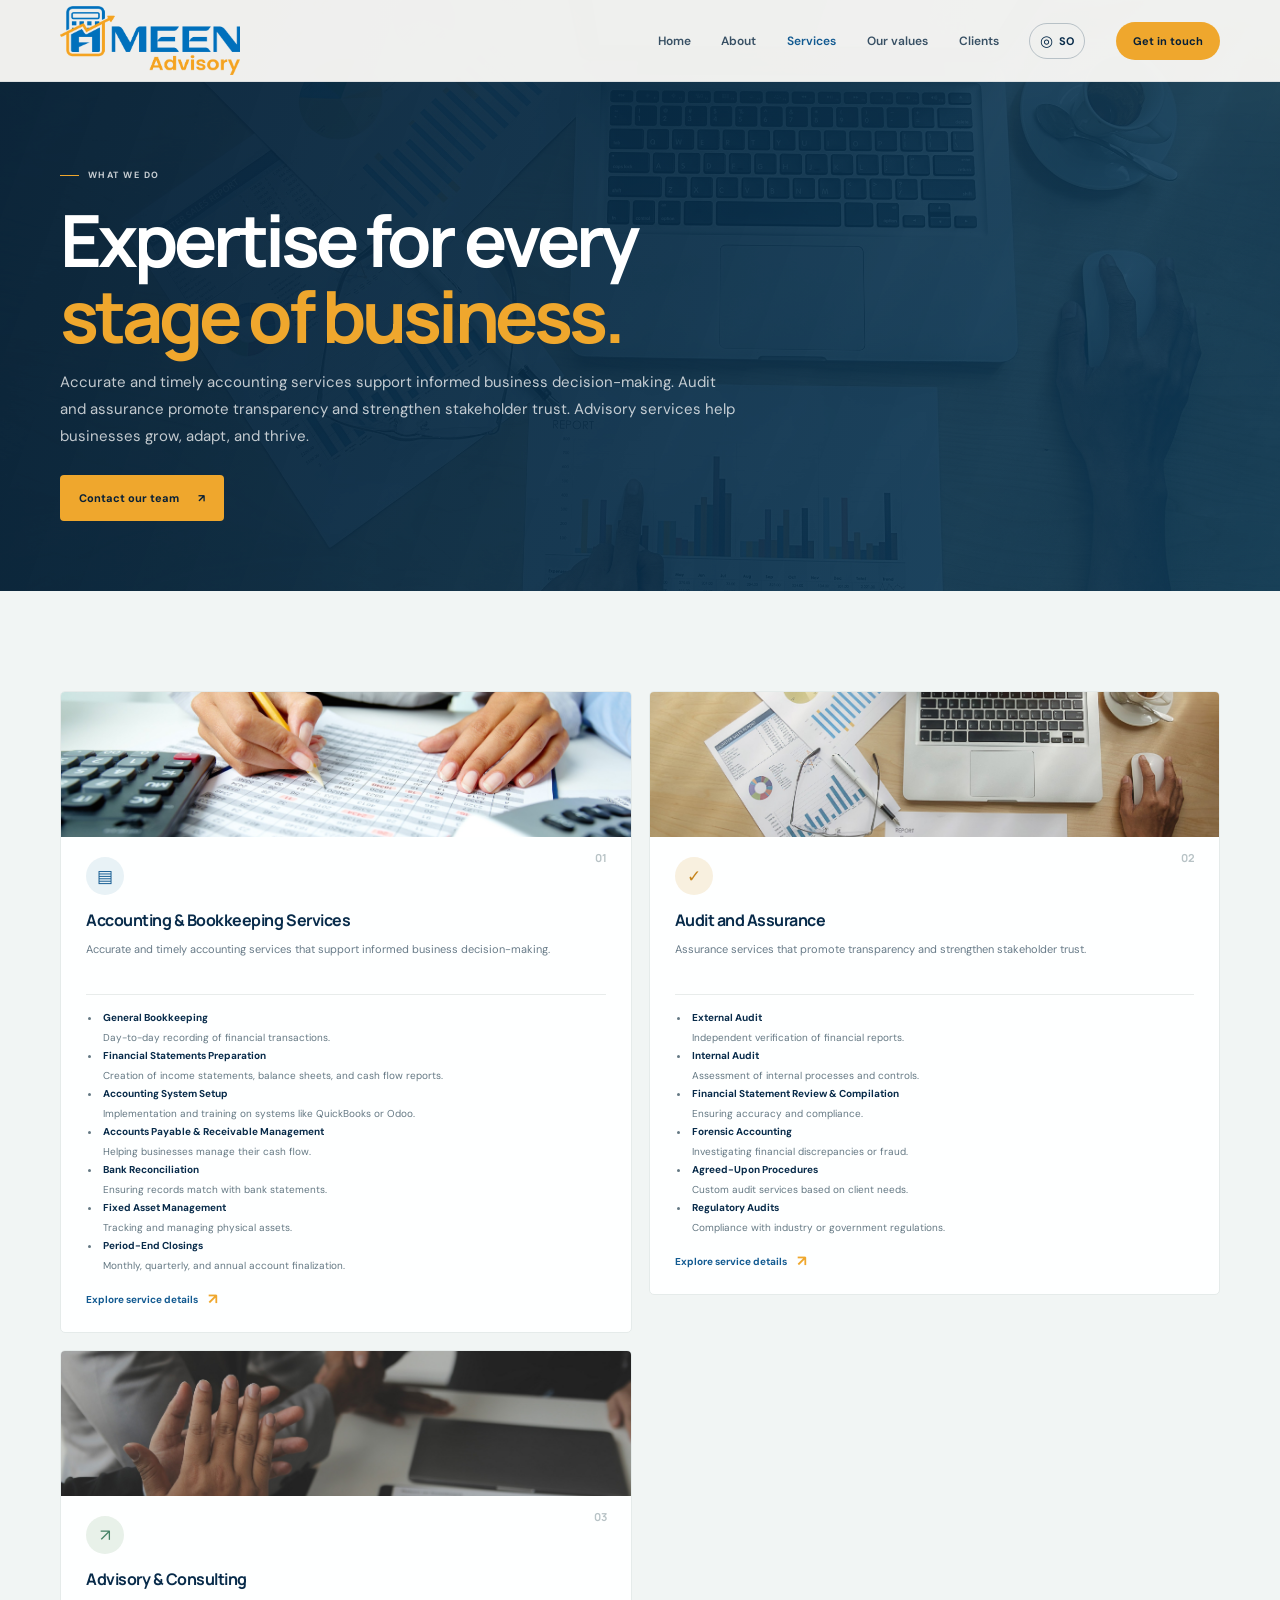
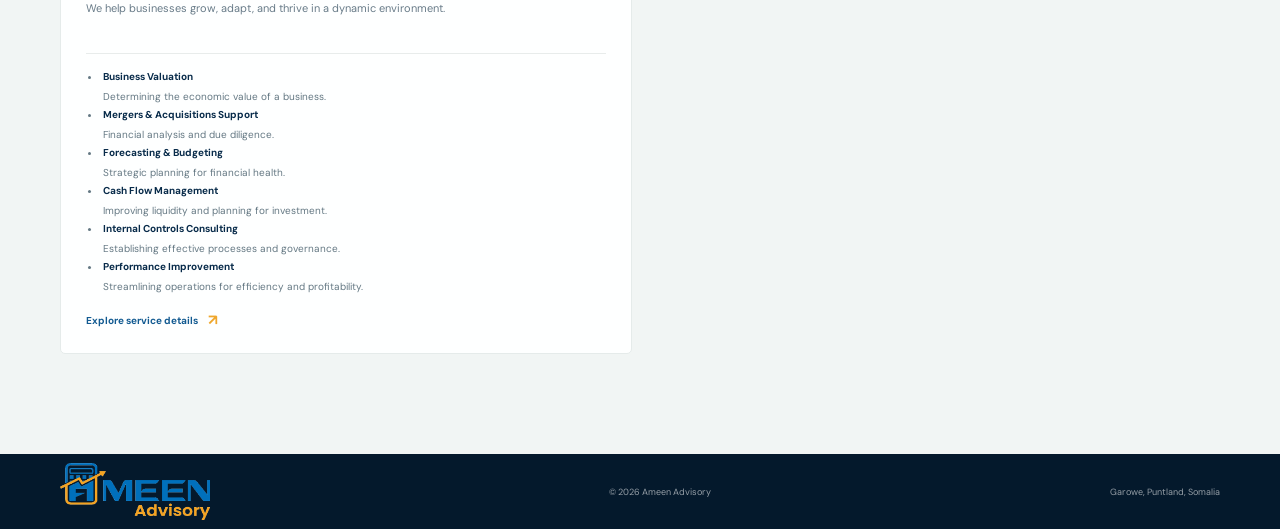
<file: services.html>
<!doctype html>
<html lang="en">
<head>
  <meta charset="utf-8"><meta name="viewport" content="width=device-width, initial-scale=1"><meta name="theme-color" content="#082b4a">
  <meta id="meta-description" name="description" content="Explore accounting, audit, assurance, and advisory services from Ameen Advisory in Garowe, Somalia.">
  <title>Ameen Advisory Services</title>
  <link rel="preconnect" href="https://fonts.googleapis.com"><link rel="preconnect" href="https://fonts.gstatic.com" crossorigin>
  <link href="https://fonts.googleapis.com/css2?family=DM+Sans:wght@400;500;600;700&family=Manrope:wght@400;500;600;700;800&display=swap" rel="stylesheet"><link rel="stylesheet" href="styles.css"><script src="app.js" defer></script>
</head>
<body data-page="services">
  <a class="skip-link" href="#main" data-i18n="skip">Skip to content</a>
  <header class="site-header detail-header" id="top"><div class="header-inner shell">
    <a class="brand" href="index.html" aria-label="Ameen Advisory home" data-i18n-aria="brandHome"><img src="assets/ameen-logo.png" alt="" width="180" height="57"></a>
    <button class="menu-toggle" type="button" aria-label="Open menu" aria-expanded="false" aria-controls="primary-nav"><span></span><span></span></button>
    <nav class="primary-nav" id="primary-nav" aria-label="Main navigation" data-i18n-aria="navAria">
      <a href="index.html" data-i18n="navHome">Home</a><a href="about.html" data-i18n="navAbout">About</a><a href="services.html" data-i18n="navServices">Services</a><a href="values.html" data-i18n="navValues">Our values</a><a href="clients.html" data-i18n="navClients">Clients</a><button class="language-toggle" type="button" aria-label="Switch language to Somali"><span class="language-globe" aria-hidden="true">◎</span><span class="language-label">SO</span></button><a class="nav-cta" href="contact.html" data-i18n="navCta">Get in touch <span aria-hidden="true">↗</span></a>
    </nav>
  </div></header>
  <main id="main" data-page-content></main>
  <footer class="site-footer"><div class="shell footer-inner"><a class="brand brand-footer" href="index.html" aria-label="Ameen Advisory home" data-i18n-aria="brandHome"><img src="assets/ameen-logo.png" alt="" width="150" height="47"></a><p>© <span class="current-year">2026</span> Ameen Advisory</p><span data-i18n="footerLocation">Garowe, Puntland, Somalia</span></div></footer>
</body>
</html>
</file>
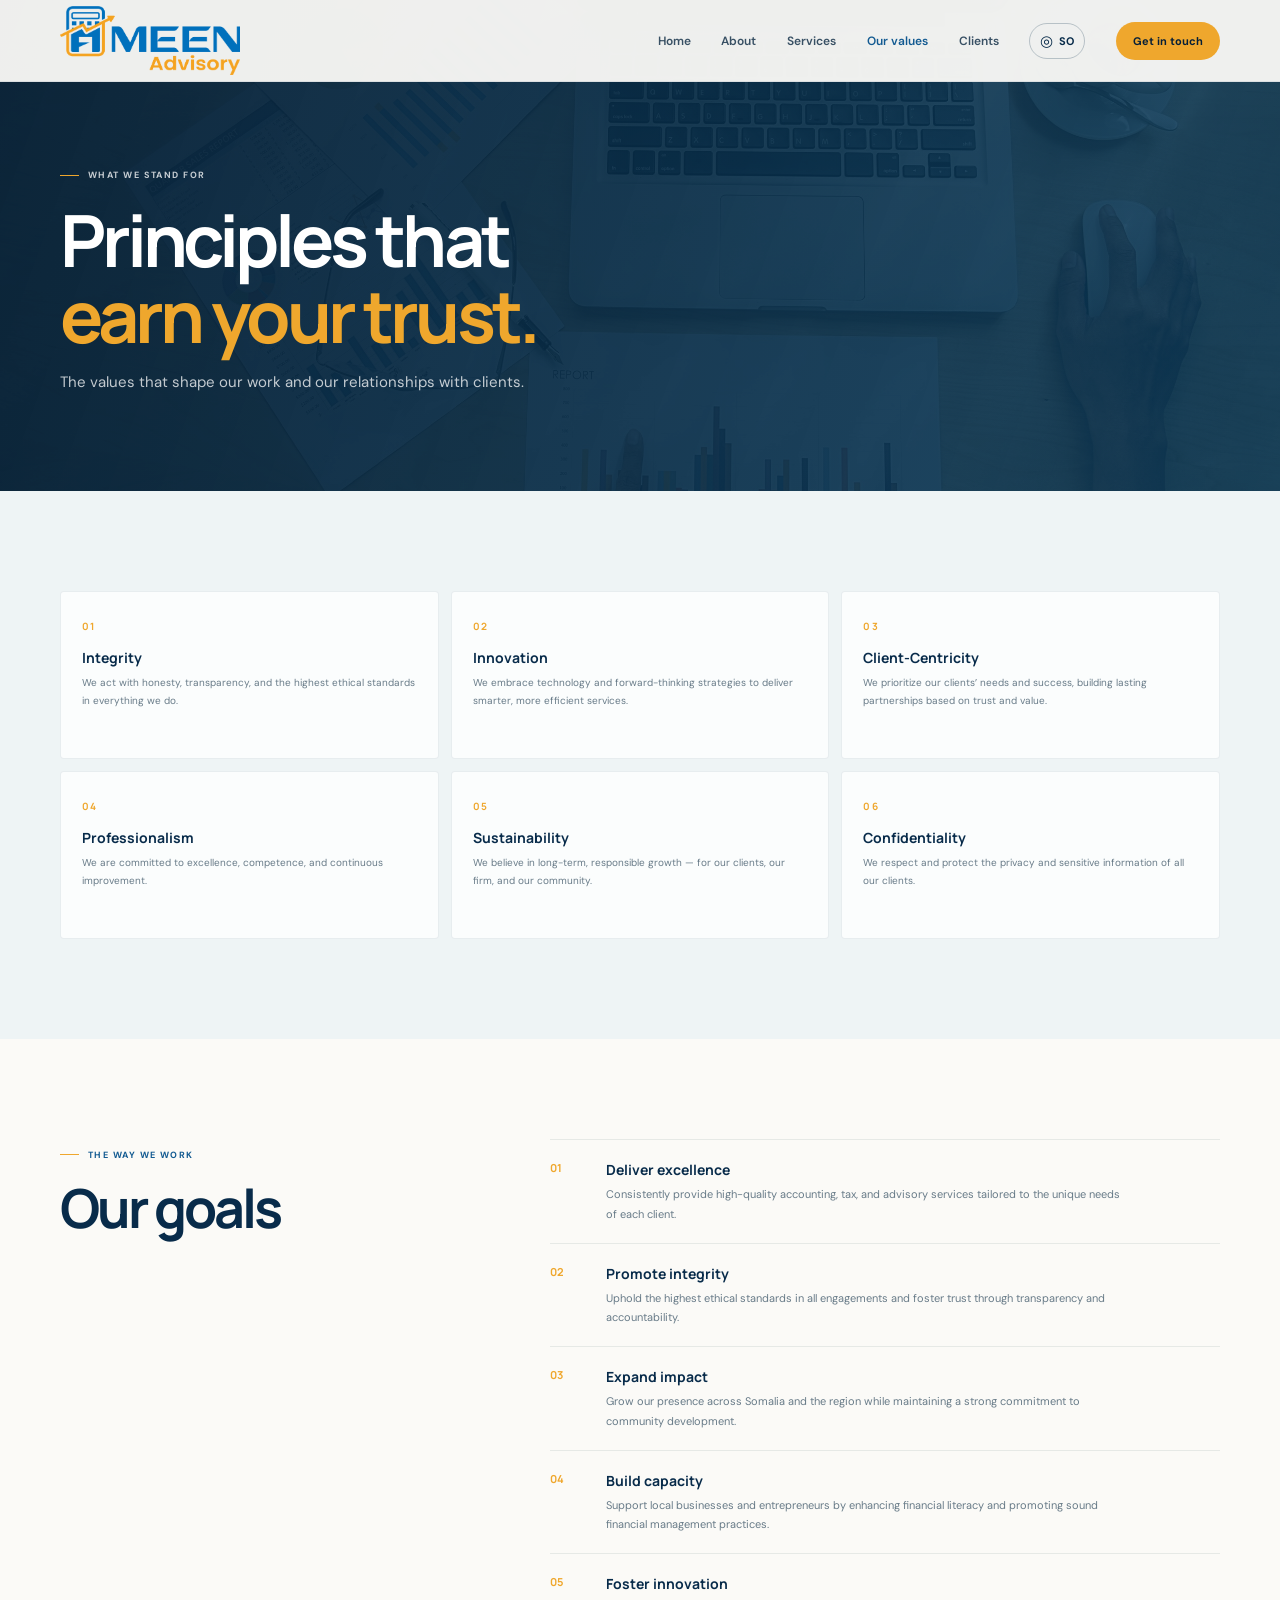
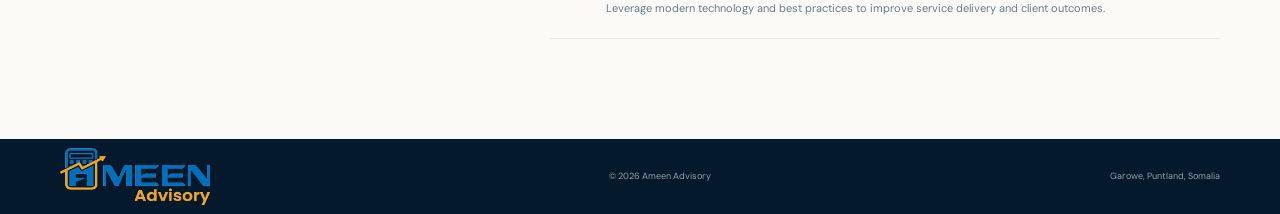
<file: values.html>
<!doctype html>
<html lang="en"><head><meta charset="utf-8"><meta name="viewport" content="width=device-width, initial-scale=1"><meta name="theme-color" content="#082b4a"><meta id="meta-description" name="description" content="Discover the values that guide Ameen Advisory's accounting and advisory work."><title>Ameen Advisory Values</title><link rel="preconnect" href="https://fonts.googleapis.com"><link rel="preconnect" href="https://fonts.gstatic.com" crossorigin><link href="https://fonts.googleapis.com/css2?family=DM+Sans:wght@400;500;600;700&family=Manrope:wght@400;500;600;700;800&display=swap" rel="stylesheet"><link rel="stylesheet" href="styles.css"><script src="app.js" defer></script></head>
<body data-page="values"><a class="skip-link" href="#main" data-i18n="skip">Skip to content</a><header class="site-header detail-header" id="top"><div class="header-inner shell"><a class="brand" href="index.html" aria-label="Ameen Advisory home" data-i18n-aria="brandHome"><img src="assets/ameen-logo.png" alt="" width="180" height="57"></a><button class="menu-toggle" type="button" aria-label="Open menu" aria-expanded="false" aria-controls="primary-nav"><span></span><span></span></button><nav class="primary-nav" id="primary-nav" aria-label="Main navigation" data-i18n-aria="navAria"><a href="index.html" data-i18n="navHome">Home</a><a href="about.html" data-i18n="navAbout">About</a><a href="services.html" data-i18n="navServices">Services</a><a href="values.html" data-i18n="navValues">Our values</a><a href="clients.html" data-i18n="navClients">Clients</a><button class="language-toggle" type="button" aria-label="Switch language to Somali"><span class="language-globe" aria-hidden="true">◎</span><span class="language-label">SO</span></button><a class="nav-cta" href="contact.html" data-i18n="navCta">Get in touch <span aria-hidden="true">↗</span></a></nav></div></header><main id="main" data-page-content></main><footer class="site-footer"><div class="shell footer-inner"><a class="brand brand-footer" href="index.html" aria-label="Ameen Advisory home" data-i18n-aria="brandHome"><img src="assets/ameen-logo.png" alt="" width="150" height="47"></a><p>© <span class="current-year">2026</span> Ameen Advisory</p><span data-i18n="footerLocation">Garowe, Puntland, Somalia</span></div></footer></body></html>
</file>
<file: styles.css>
:root {
  color-scheme: light;
  --navy: #082b4a;
  --navy-deep: #061f37;
  --blue: #125a91;
  --blue-light: #e9f3f8;
  --gold: #efa72d;
  --ink: #142b3e;
  --muted: #687b88;
  --paper: #fbfaf7;
  --white: #fff;
  --line: #e6e9e6;
  --font-body: 'DM Sans', sans-serif;
  --font-display: 'Manrope', sans-serif;
  font-family: var(--font-body);
  color: var(--ink);
  font-synthesis: none;
  text-rendering: optimizeLegibility;
  -webkit-font-smoothing: antialiased;
  scroll-behavior: smooth;
}

*, *::before, *::after { box-sizing: border-box; }
body { margin: 0; min-width: 0; background: var(--paper); }
a { color: inherit; text-decoration: none; }
button { font: inherit; }
.shell { width: min(1160px, calc(100% - 64px)); margin-inline: auto; }
.skip-link { position: fixed; top: -60px; left: 16px; z-index: 20; padding: 12px 18px; background: #fff; color: var(--navy); }
.skip-link:focus { top: 12px; }

.site-header { position: absolute; z-index: 5; inset: 0 0 auto; height: 82px; color: #fff; }
.detail-header { position: absolute; color: var(--navy); background: rgba(251,250,247,.95); border-bottom: 1px solid rgba(8,43,74,.08); }
.header-inner { display: flex; height: 100%; align-items: center; justify-content: space-between; }
.brand { display: inline-flex; flex: 0 0 auto; align-items: center; color: inherit; }
.brand img { display: block; width: 180px; height: auto; padding: 0; border-radius: 0; background: transparent; }
.site-header:not(.detail-header) .brand { padding: 5px 8px; border: 1px solid rgba(255,255,255,.58); border-radius: 11px; background: rgba(255,255,255,.94); box-shadow: 0 8px 24px rgba(0,0,0,.14); backdrop-filter: blur(8px); }
.brand-footer img { width: 150px; }
.brand-mark { position: relative; width: 31px; height: 31px; display: grid; grid-template-columns: repeat(2, 1fr); gap: 3px; transform: rotate(-7deg); }
.brand-mark span { border: 1.6px solid var(--gold); border-radius: 4px 4px 1px 4px; }
.brand-mark span:nth-child(2), .brand-mark span:nth-child(3) { border-color: #58b3df; }
.brand-mark::after { content: ''; position: absolute; width: 6px; height: 6px; border-radius: 50%; right: -3px; top: -3px; background: var(--gold); }
.brand-type { display: flex; flex-direction: column; line-height: .93; }
.brand-type strong { font-family: var(--font-display); font-size: 17px; letter-spacing: .12em; font-weight: 800; }
.brand-type small { color: var(--gold); font-size: 10px; font-weight: 700; letter-spacing: .1em; }
.primary-nav { display: flex; align-items: center; gap: clamp(19px, 2.4vw, 34px); font-size: 12px; font-weight: 600; }
.primary-nav > a:not(.nav-cta) { color: rgba(255,255,255,.82); transition: color .2s ease; }
.detail-header .primary-nav > a:not(.nav-cta) { color: #385064; }
.detail-header .primary-nav > a:not(.nav-cta):hover { color: var(--blue); }
.primary-nav a[aria-current="page"] { color: var(--gold); }
.detail-header .primary-nav a[aria-current="page"] { color: var(--blue); }
.detail-header .language-toggle { border-color: rgba(8,43,74,.24); color: var(--navy); }
.primary-nav > a:not(.nav-cta):hover { color: var(--gold); }
.nav-cta { padding: 12px 17px; border-radius: 30px; background: var(--gold); color: var(--navy-deep); font-size: 11px; font-weight: 700; }
.nav-cta span { margin-left: 8px; }
.language-toggle { display: inline-flex; align-items: center; gap: 6px; border: 1px solid rgba(255,255,255,.35); padding: 7px 10px; border-radius: 22px; background: transparent; color: #fff; cursor: pointer; font-size: 11px; font-weight: 700; }
.language-globe { font-size: 15px; }
.menu-toggle { display: none; }
.detail-header .menu-toggle { color: var(--navy); border-color: rgba(8,43,74,.25); }
.detail-header .menu-toggle span { background: currentColor; }

.hero { position: relative; min-height: 680px; overflow: hidden; color: #fff; background: var(--navy-deep); }
.hero-image { position: absolute; inset: 0; background-image: url('assets/accounting-work.jpg'); background-size: cover; background-position: center 48%; opacity: .58; }
.hero-shade { position: absolute; inset: 0; background: linear-gradient(90deg, rgba(4,26,46,.96) 0%, rgba(5,35,59,.88) 36%, rgba(6,36,59,.36) 72%, rgba(6,31,51,.2) 100%), linear-gradient(0deg, rgba(6,31,51,.4), transparent 32%); }
.hero-content { position: relative; min-height: 680px; display: flex; align-items: center; }
.hero-copy { position: relative; z-index: 1; width: min(610px, 67%); padding-top: 37px; }
.eyebrow { display: inline-flex; align-items: center; gap: 9px; color: var(--blue); font-size: 9px; line-height: 1.4; font-weight: 700; letter-spacing: .16em; }
.eyebrow > span:first-child { width: 19px; height: 1px; background: var(--gold); }
.hero-eyebrow, .eyebrow-light { color: rgba(255,255,255,.77); }
.hero h1, .section-heading h2, .goals-heading h2, .purpose-inner > h2, .contact-layout h2 { font-family: var(--font-display); font-weight: 700; letter-spacing: -.055em; }
.hero h1 { max-width: 640px; margin: 23px 0 17px; font-size: clamp(49px, 6.1vw, 79px); line-height: 1.04; }
.hero h1 em, .section-heading h2 em, .goals-heading h2 em { color: var(--gold); font-style: normal; }
.hero-description { max-width: 470px; margin: 0; color: rgba(255,255,255,.76); font-size: 15px; line-height: 1.8; }
.hero-actions { display: flex; flex-wrap: wrap; align-items: center; gap: 12px; margin-top: 29px; }
.button { display: inline-flex; min-height: 46px; align-items: center; justify-content: center; gap: 19px; padding: 0 19px; border-radius: 4px; font-size: 11px; font-weight: 700; transition: transform .2s ease, background .2s ease; }
.button:hover { transform: translateY(-2px); }
.button-primary { background: var(--gold); color: var(--navy-deep); }
.button-primary:hover { background: #ffc251; }
.button-outline { border: 1px solid rgba(255,255,255,.48); color: #fff; }
.button-outline:hover { background: rgba(255,255,255,.1); }
.hero-note { display: flex; align-items: center; gap: 10px; margin-top: 49px; color: rgba(255,255,255,.7); font-size: 11px; }
.note-line { width: 30px; height: 1px; background: var(--gold); }
.hero-card { position: absolute; right: 7.5%; top: 42%; width: 217px; padding: 19px 20px 17px; border: 1px solid rgba(255,255,255,.28); border-radius: 5px; background: rgba(255,255,255,.91); color: var(--navy); box-shadow: 0 14px 44px rgba(0,0,0,.12); backdrop-filter: blur(7px); transform: translateY(-17%); }
.hero-card-top { display: flex; align-items: center; justify-content: space-between; color: #677988; font-size: 7px; font-weight: 700; letter-spacing: .12em; }
.mini-icon { color: var(--gold); font-size: 18px; }
.hero-card > strong { display: block; margin: 12px 0 19px; font-family: var(--font-display); font-size: 17px; line-height: 1.35; letter-spacing: -.035em; }
.hero-card-bottom { display: flex; align-items: center; gap: 8px; padding-top: 12px; border-top: 1px solid #e4e9eb; color: #758492; font-size: 8px; font-weight: 700; letter-spacing: .13em; }
.card-dot { width: 4px; height: 4px; border-radius: 50%; background: var(--gold); }
.hero-index { position: absolute; bottom: 27px; left: 0; color: rgba(255,255,255,.55); font-size: 9px; font-weight: 600; letter-spacing: .13em; }
.hero-index span { margin: 0 8px; color: var(--gold); }
.scroll-cue { position: absolute; right: 0; bottom: 0; width: 42px; height: 58px; display: grid; place-items: center; border: 1px solid rgba(255,255,255,.23); border-bottom: 0; }
.scroll-cue span { width: 1px; height: 22px; background: var(--gold); animation: scroll 1.5s infinite; }
@keyframes scroll { 0%,100% { transform: scaleY(.65); opacity: .45; } 50% { transform: scaleY(1); opacity: 1; } }

.section-pad { padding-block: 100px; }
.intro-section { background: var(--paper); }
.intro-grid { display: grid; grid-template-columns: .9fr 1.1fr; gap: 80px; align-items: start; }
.section-heading h2, .goals-heading h2 { margin: 17px 0 0; color: var(--navy); font-size: clamp(39px, 4.2vw, 54px); line-height: 1.13; }
.section-heading h2 em { color: var(--blue); }
.intro-copy { max-width: 545px; padding-top: 31px; }
.intro-lead { margin: 0 0 14px; color: var(--navy); font-family: var(--font-display); font-size: 20px; line-height: 1.5; font-weight: 600; letter-spacing: -.025em; }
.body-copy { margin: 0; color: var(--muted); font-size: 13px; line-height: 1.9; }
.text-link { display: inline-flex; align-items: center; gap: 15px; margin-top: 22px; color: var(--blue); font-size: 11px; font-weight: 700; }
.text-link span:last-child { color: var(--gold); font-size: 16px; transition: transform .2s ease; }
.text-link:hover span:last-child { transform: translate(3px, -3px); }
.info-strip { display: grid; grid-template-columns: repeat(3, 1fr); margin-top: 61px; padding-block: 23px; border-top: 1px solid var(--line); border-bottom: 1px solid var(--line); }
.info-item { display: flex; align-items: center; gap: 14px; padding: 4px 22px; border-right: 1px solid var(--line); }
.info-item:first-child { padding-left: 0; }
.info-item:last-child { border-right: 0; }
.info-icon { color: var(--blue); font-size: 20px; }
.info-item div { display: flex; flex-direction: column; gap: 5px; }
.info-item small, .contact-row small { color: #8898a1; font-size: 8px; font-weight: 700; letter-spacing: .13em; }
.info-item strong { color: var(--navy); font-size: 11px; font-weight: 600; }

.services-section { background: #f1f5f4; }
.section-topline, .values-header { display: flex; align-items: end; justify-content: space-between; gap: 35px; margin-bottom: 39px; }
.section-aside { max-width: 340px; margin: 0 0 5px; color: var(--muted); font-size: 13px; line-height: 1.8; }
.services-grid { display: grid; grid-template-columns: repeat(3, 1fr); gap: 14px; }
.service-card { position: relative; min-height: 236px; padding: 0 25px 23px; overflow: hidden; border: 1px solid #e5ebea; border-radius: 5px; background: rgba(255,255,255,.96); transition: transform .25s ease, box-shadow .25s ease, border-color .25s ease; }
.service-card:hover { transform: translateY(-4px); border-color: #d2e0e4; box-shadow: 0 14px 35px rgba(16,56,77,.07); }
.service-card-image { display: block; width: calc(100% + 50px); height: 145px; margin: 0 -25px 20px; object-fit: cover; object-position: center 45%; }
.service-number { position: absolute; top: 158px; right: 24px; color: #b8c3c6; font-family: var(--font-display); font-size: 11px; font-weight: 700; }
.service-symbol { display: grid; width: 38px; height: 38px; place-items: center; border-radius: 50%; background: #e8f2f6; color: var(--blue); font-size: 17px; }
.service-card:nth-child(2) .service-symbol { background: #f8f0df; color: #c6841d; }
.service-card:nth-child(3) .service-symbol { background: #e8f1e9; color: #458266; }
.service-card h3 { margin: 14px 0 9px; color: var(--navy); font-family: var(--font-display); font-size: 16px; letter-spacing: -.03em; }
.service-card > p { min-height: 39px; margin: 0; color: var(--muted); font-size: 11px; line-height: 1.65; }
.service-details { margin: 15px 0 0; padding: 14px 0 0 15px; border-top: 1px solid #e8eceb; color: #647883; font-size: 10px; line-height: 1.8; }
.service-details li { padding-left: 2px; }
.service-details li strong { display: block; margin-bottom: 2px; color: var(--navy); font-size: 10px; }
.service-details li span { display: block; }
.service-more { display: inline-flex; align-items: center; gap: 10px; margin-top: 14px; color: var(--blue); font-size: 10px; font-weight: 700; }
.service-more span:last-child { color: var(--gold); font-size: 15px; }
.service-card-detailed { max-width: 850px; min-height: unset; }
.service-card-detailed .service-card-image { height: 245px; }
.service-card-detailed .service-details { display: grid; grid-template-columns: repeat(2, 1fr); column-gap: 35px; row-gap: 8px; }
.detail-service-grid { display: grid; grid-template-columns: repeat(2, minmax(0, 1fr)); gap: 17px; align-items: start; }
.detail-service-grid .service-card { min-height: 0; }
.detail-service-grid.single-service { grid-template-columns: minmax(0, 900px); }
.detail-service-intro { max-width: 740px; margin-bottom: 32px; }
.detail-service-intro > p { color: var(--muted); font-size: 14px; line-height: 1.85; }

.clients-section { background: #fff; }
.client-logo-grid { display: grid; grid-template-columns: repeat(4, minmax(0, 1fr)); gap: 19px; }
.clients-section .client-logo-grid:not(.client-logo-grid-compact) { grid-template-columns: repeat(3, minmax(0, 1fr)); }
.clients-section .client-logo-grid:not(.client-logo-grid-compact) .client-logo-card:last-child:nth-child(3n + 1) { grid-column: 2; }
.client-logo-grid-compact { grid-template-columns: repeat(5, minmax(0, 1fr)); }
.client-logo-card { display: flex; min-height: 146px; flex-direction: column; align-items: center; justify-content: center; gap: 9px; margin: 0; padding: 15px; overflow: hidden; border: 1px solid #edf0ef; border-radius: 17px; background: #fff; box-shadow: 0 4px 14px rgba(20,43,62,.09); transition: transform .2s ease, box-shadow .2s ease; }
.client-logo-card:hover { transform: translateY(-4px); box-shadow: 0 12px 27px rgba(20,43,62,.13); }
.client-logo-card img { display: block; width: 100%; height: 95px; object-fit: contain; }
.client-logo-card figcaption { color: #667a88; font-size: 10px; text-align: center; }
.client-logo-grid-compact .client-logo-card { min-height: 125px; padding: 11px; }
.client-logo-grid-compact .client-logo-card img { height: 88px; }
.client-logo-grid-compact .client-logo-card figcaption { display: none; }

.detail-hero { display: flex; min-height: 480px; align-items: center; padding: 135px 0 70px; color: #fff; background: linear-gradient(110deg, rgba(5,31,53,.97), rgba(8,58,91,.86)), url('assets/audit-work.jpg') center/cover; }
.detail-hero-short { min-height: 420px; }
.detail-hero-inner { padding-top: 25px; }
.detail-hero h1 { max-width: 790px; margin: 20px 0 15px; font-family: var(--font-display); font-size: clamp(44px, 6vw, 72px); line-height: 1.06; letter-spacing: -.055em; }
.detail-hero h1 em { color: var(--gold); font-style: normal; }
.detail-hero p { max-width: 680px; margin: 0 0 25px; color: rgba(255,255,255,.75); font-size: 15px; line-height: 1.8; }
.detail-hero .eyebrow a { color: inherit; }
.detail-two-col { display: grid; grid-template-columns: 1.2fr .8fr; gap: 90px; align-items: start; }
.detail-two-col > div:first-child > p { max-width: 690px; color: var(--muted); font-size: 14px; line-height: 1.9; }
.detail-title { margin: 18px 0 20px; color: var(--navy); font-family: var(--font-display); font-size: clamp(32px, 4vw, 44px); letter-spacing: -.04em; }
.detail-aside { padding: 30px; border-left: 2px solid var(--gold); background: #f1f5f4; color: var(--muted); font-size: 12px; line-height: 1.8; }
.detail-aside-number { color: var(--navy); font-family: var(--font-display); font-size: 25px; font-weight: 800; letter-spacing: .12em; }
.detail-aside p { margin: 10px 0 0; }
.detail-purpose { margin-top: 0; }
.values-grid-detail { grid-template-columns: repeat(3, minmax(0, 1fr)); }
.contact-page-grid { display: grid; grid-template-columns: .8fr 1fr; gap: 60px; align-items: center; }
.contact-page-grid > div:first-child > p { max-width: 380px; color: var(--muted); font-size: 13px; line-height: 1.8; }
.contact-card-light { border-color: #e5e9e8; background: #fff; box-shadow: 0 12px 35px rgba(8,43,74,.07); }
.contact-card-light .contact-row { border-color: #e9edec; }
.contact-card-light .contact-icon { border-color: #dce6e9; color: var(--blue); }
.contact-card-light .contact-row small { color: #8898a1; }
.contact-card-light .contact-row strong { color: var(--navy); }
.contact-card-light .contact-location { color: var(--muted); }

.nav-cta:focus-visible, .button:focus-visible, a:focus-visible, button:focus-visible { outline: 3px solid #f8b83e; outline-offset: 3px; }

.purpose-section { display: grid; grid-template-columns: 1fr 1.1fr; min-height: 560px; background: var(--navy); }
.purpose-photo { min-height: 560px; background: url('assets/advisory-work.jpg') center/cover; }
.purpose-panel { display: flex; align-items: center; padding: 69px clamp(42px, 7vw, 102px); color: #fff; background: linear-gradient(135deg, #0c4168 0%, #082b4a 70%, #06213b 100%); }
.purpose-inner { max-width: 520px; }
.purpose-inner > h2, .contact-layout h2 { margin: 18px 0 30px; font-size: clamp(39px, 4.1vw, 54px); line-height: 1.13; }
.purpose-inner > h2 em, .contact-layout h2 em { color: var(--gold); font-style: normal; }
.purpose-statements { display: grid; gap: 22px; margin-bottom: 28px; }
.purpose-statement { display: grid; grid-template-columns: 37px 1fr; gap: 12px; }
.statement-index { padding-top: 3px; color: var(--gold); font-family: var(--font-display); font-size: 11px; font-weight: 700; }
.purpose-statement h3 { margin: 0 0 6px; font-family: var(--font-display); font-size: 13px; }
.purpose-statement p { max-width: 410px; margin: 0; color: rgba(255,255,255,.68); font-size: 11px; line-height: 1.75; }
.button-light { background: #fff; color: var(--navy); }
.button-light:hover { background: #f1f3f3; }

.goals-section { background: var(--paper); }
.goals-layout { display: grid; grid-template-columns: .75fr 1.25fr; gap: 88px; }
.goals-heading { position: sticky; top: 36px; align-self: start; }
.goals-heading > p { max-width: 290px; margin: 18px 0 0; color: var(--muted); font-size: 12px; line-height: 1.8; }
.goals-list { border-top: 1px solid var(--line); }
.goal-row { display: grid; grid-template-columns: 42px 1fr; gap: 14px; padding: 20px 0 19px; border-bottom: 1px solid var(--line); }
.goal-index { color: var(--gold); font-family: var(--font-display); font-size: 11px; font-weight: 700; }
.goal-row h3 { margin: 0 0 6px; color: var(--navy); font-family: var(--font-display); font-size: 14px; }
.goal-row p { max-width: 520px; margin: 0; color: var(--muted); font-size: 11px; line-height: 1.75; }

.values-section { background: #eef4f5; }
.values-grid { display: grid; grid-template-columns: repeat(3, 1fr); gap: 12px; }
.value-card { min-height: 168px; padding: 22px 21px; border: 1px solid rgba(9,54,78,.08); border-radius: 4px; background: rgba(255,255,255,.76); }
.value-card > span { color: var(--gold); font-family: var(--font-display); font-size: 10px; font-weight: 700; letter-spacing: .12em; }
.value-card h3 { margin: 13px 0 7px; color: var(--navy); font-family: var(--font-display); font-size: 14px; }
.value-card p { margin: 0; color: var(--muted); font-size: 10px; line-height: 1.75; }

.contact-section { position: relative; overflow: hidden; padding: 77px 0 0; color: #fff; background: var(--navy-deep); }
.contact-glow { position: absolute; top: -240px; right: -120px; width: 600px; height: 600px; border-radius: 50%; background: radial-gradient(circle, rgba(21,101,151,.35), transparent 68%); pointer-events: none; }
.contact-layout { position: relative; display: grid; grid-template-columns: 1fr .86fr; gap: 70px; align-items: center; padding-bottom: 73px; }
.contact-layout h2 { margin-bottom: 16px; }
.contact-layout > div:first-child > p { max-width: 360px; margin: 0; color: rgba(255,255,255,.64); font-size: 12px; line-height: 1.8; }
.contact-card { padding: 8px 22px; border: 1px solid rgba(255,255,255,.12); border-radius: 5px; background: rgba(255,255,255,.05); }
.contact-row { display: flex; align-items: center; gap: 13px; min-height: 68px; border-bottom: 1px solid rgba(255,255,255,.1); }
.contact-icon { display: grid; width: 32px; height: 32px; flex: 0 0 auto; place-items: center; border: 1px solid rgba(255,255,255,.18); border-radius: 50%; color: var(--gold); font-size: 16px; }
.contact-row > span:nth-child(2) { display: flex; flex: 1; flex-direction: column; gap: 5px; }
.contact-row small { color: rgba(255,255,255,.45); }
.contact-row strong { color: #fff; font-size: 12px; font-weight: 500; }
.contact-arrow { color: var(--gold); font-size: 17px; }
.contact-location { display: flex; align-items: center; gap: 11px; padding: 16px 0 13px 5px; color: rgba(255,255,255,.65); font-size: 10px; }
.location-pin { color: var(--gold); font-size: 16px; }
.contact-footer { position: relative; display: flex; justify-content: space-between; padding: 17px 0; border-top: 1px solid rgba(255,255,255,.12); color: rgba(255,255,255,.48); font-size: 10px; }
.contact-footer a { color: rgba(255,255,255,.8); }
.site-footer { background: #04192c; color: rgba(255,255,255,.58); }
.footer-inner { min-height: 75px; display: flex; align-items: center; justify-content: space-between; gap: 20px; font-size: 9px; }
.footer-inner p { margin: 0; }
.brand-footer .brand-type strong { font-size: 14px; }
.brand-footer .brand-type small { font-size: 8px; }
.brand-footer .brand-mark { width: 26px; height: 26px; }

@media (min-width: 1500px) { .hero, .hero-content { min-height: 760px; } }
@media (max-width: 900px) {
  .shell { width: min(100% - 44px, 700px); }
  .menu-toggle { display: flex; width: 40px; height: 40px; flex-direction: column; align-items: center; justify-content: center; gap: 6px; border: 1px solid rgba(255,255,255,.36); border-radius: 50%; background: transparent; color: #fff; cursor: pointer; }
  .menu-toggle span { width: 15px; height: 1px; background: currentColor; transition: transform .2s ease; }
  .menu-toggle[aria-expanded="true"] span:first-child { transform: translateY(3.5px) rotate(45deg); }
  .menu-toggle[aria-expanded="true"] span:last-child { transform: translateY(-3.5px) rotate(-45deg); }
  .detail-header .menu-toggle { color: var(--navy); border-color: rgba(8,43,74,.25); }
  .primary-nav { position: absolute; top: 72px; left: 22px; right: 22px; display: none; align-items: stretch; gap: 0; padding: 10px 18px 17px; border: 1px solid rgba(255,255,255,.13); border-radius: 5px; background: #082b4a; box-shadow: 0 15px 35px rgba(0,0,0,.22); font-size: 13px; }
  .primary-nav.is-open { display: flex; flex-direction: column; }
  .primary-nav > a:not(.nav-cta) { padding: 12px 0; border-bottom: 1px solid rgba(255,255,255,.1); }
  .detail-header .primary-nav { background: #fff; border-color: #e1e8e8; }
  .detail-header .primary-nav > a:not(.nav-cta) { border-color: #e8ecec; color: var(--navy); }
  .language-toggle { align-self: flex-start; margin: 12px 0; }
  .nav-cta { align-self: flex-start; margin-top: 3px; }
  .brand:not(.brand-footer) img { width: 150px; }
  .nav-cta { padding-inline: 13px; }
  .hero, .hero-content { min-height: 640px; }
  .hero-copy { width: 75%; }
  .hero-card { right: 2%; width: 185px; }
  .intro-grid { gap: 38px; }
  .purpose-section { grid-template-columns: .8fr 1.2fr; }
  .purpose-panel { padding-inline: 40px; }
  .goals-layout { gap: 45px; }
  .client-logo-grid { grid-template-columns: repeat(3, minmax(0, 1fr)); }
  .client-logo-grid-compact { grid-template-columns: repeat(5, minmax(0, 1fr)); gap: 9px; }
  .client-logo-grid-compact .client-logo-card { min-height: 94px; }
  .client-logo-grid-compact .client-logo-card img { height: 70px; }
  .detail-two-col, .contact-page-grid { gap: 40px; }
}
@media (max-width: 680px) {
  .shell { width: calc(100% - 40px); }
  .site-header { height: 69px; }
  .brand:not(.brand-footer) img { width: 146px; }
  .primary-nav { position: absolute; top: 61px; left: 20px; right: 20px; display: none; align-items: stretch; gap: 0; padding: 10px 18px 17px; border: 1px solid rgba(255,255,255,.13); border-radius: 5px; background: #082b4a; box-shadow: 0 15px 35px rgba(0,0,0,.22); font-size: 13px; }
  .detail-header .primary-nav { background: #fff; border-color: #e1e8e8; }
  .primary-nav.is-open { display: flex; flex-direction: column; }
  .primary-nav > a:not(.nav-cta) { padding: 12px 0; border-bottom: 1px solid rgba(255,255,255,.1); }
  .detail-header .primary-nav > a:not(.nav-cta) { border-color: #e8ecec; color: var(--navy); }
  .language-toggle { align-self: flex-start; margin: 12px 0; }
  .nav-cta { align-self: flex-start; margin-top: 3px; }
  .hero, .hero-content { min-height: 720px; }
  .hero-image { background-position: 57% center; }
  .hero-shade { background: linear-gradient(90deg, rgba(4,26,46,.95), rgba(5,35,59,.70)), linear-gradient(0deg, rgba(6,31,51,.48), transparent 46%); }
  .hero-content { align-items: flex-start; padding-top: 150px; }
  .hero-copy { width: 100%; padding-top: 0; }
  .hero h1 { max-width: 500px; margin-top: 20px; font-size: clamp(46px, 11.5vw, 68px); }
  .hero-description { max-width: 430px; font-size: 13px; }
  .hero-card { right: 0; top: auto; bottom: 88px; width: 191px; transform: none; }
  .hero-note { margin-top: 28px; }
  .hero-index { bottom: 26px; }
  .scroll-cue { right: 0; }
  .section-pad { padding-block: 72px; }
  .intro-grid { grid-template-columns: 1fr; gap: 14px; }
  .intro-copy { padding-top: 4px; }
  .section-heading h2, .goals-heading h2 { font-size: 43px; }
  .intro-lead { font-size: 18px; }
  .info-strip { grid-template-columns: 1fr; margin-top: 37px; padding-block: 8px; }
  .info-item, .info-item:first-child { min-height: 58px; padding: 9px 0; border-right: 0; border-bottom: 1px solid var(--line); }
  .info-item:last-child { border-bottom: 0; }
  .section-topline, .values-header { display: block; margin-bottom: 28px; }
  .section-aside { max-width: 430px; margin-top: 17px; }
  .services-grid { grid-template-columns: 1fr; gap: 10px; }
  .service-card { min-height: auto; padding: 0 22px 22px; }
  .service-card-image { width: calc(100% + 44px); height: 170px; margin: 0 -22px 18px; }
  .service-number { top: 184px; right: 21px; }
  .service-card > p { min-height: 0; }
  .detail-service-grid { grid-template-columns: 1fr; }
  .service-card-detailed .service-details { grid-template-columns: 1fr; }
  .service-card-detailed .service-card-image { height: 200px; }
  .client-logo-grid { grid-template-columns: repeat(2, minmax(0, 1fr)); gap: 12px; }
  .client-logo-grid-compact { grid-template-columns: repeat(2, minmax(0, 1fr)); }
  .client-logo-grid-compact .client-logo-card { min-height: 105px; }
  .client-logo-grid-compact .client-logo-card img { height: 75px; }
  .purpose-section { grid-template-columns: 1fr; }
  .purpose-photo { min-height: 250px; background-position: center 48%; }
  .purpose-panel { padding: 55px 24px 58px; }
  .purpose-inner > h2, .contact-layout h2 { font-size: 43px; }
  .goals-layout { grid-template-columns: 1fr; gap: 35px; }
  .goals-heading { position: static; }
  .goals-heading h2 { font-size: clamp(34px, 9vw, 40px); overflow-wrap: anywhere; }
  .goals-heading > p { max-width: 430px; }
  .values-grid { grid-template-columns: repeat(2, 1fr); }
  .value-card { min-height: 165px; padding: 18px 16px; }
  .contact-section { padding-top: 62px; }
  .contact-layout { grid-template-columns: 1fr; gap: 30px; padding-bottom: 50px; }
  .detail-hero { min-height: 440px; padding: 120px 0 54px; }
  .detail-hero-short { min-height: 390px; }
  .detail-hero h1 { font-size: clamp(40px, 11vw, 55px); overflow-wrap: anywhere; }
  .detail-hero p { font-size: 13px; }
  .detail-two-col, .contact-page-grid { grid-template-columns: 1fr; gap: 26px; }
  .detail-aside { padding: 22px; }
  .values-grid-detail { grid-template-columns: repeat(2, minmax(0, 1fr)); }
  .contact-card { padding-inline: 15px; }
  .contact-row strong { font-size: 11px; }
  .footer-inner { min-height: 91px; flex-wrap: wrap; justify-content: space-between; padding-block: 15px; }
  .footer-inner > span { display: none; }
}
@media (max-width: 390px) {
  .hero-card { width: 174px; }
  .hero h1 { font-size: 45px; }
  .values-grid { grid-template-columns: 1fr; }
  .value-card { min-height: unset; }
  .contact-footer { gap: 10px; font-size: 9px; }
  .client-logo-card { min-height: 124px; padding: 10px; }
  .client-logo-card img { height: 78px; }
  .values-grid-detail { grid-template-columns: 1fr; }
}
@media (prefers-reduced-motion: reduce) {
  *, *::before, *::after { scroll-behavior: auto !important; animation-duration: .01ms !important; animation-iteration-count: 1 !important; transition-duration: .01ms !important; }
}
</file>
